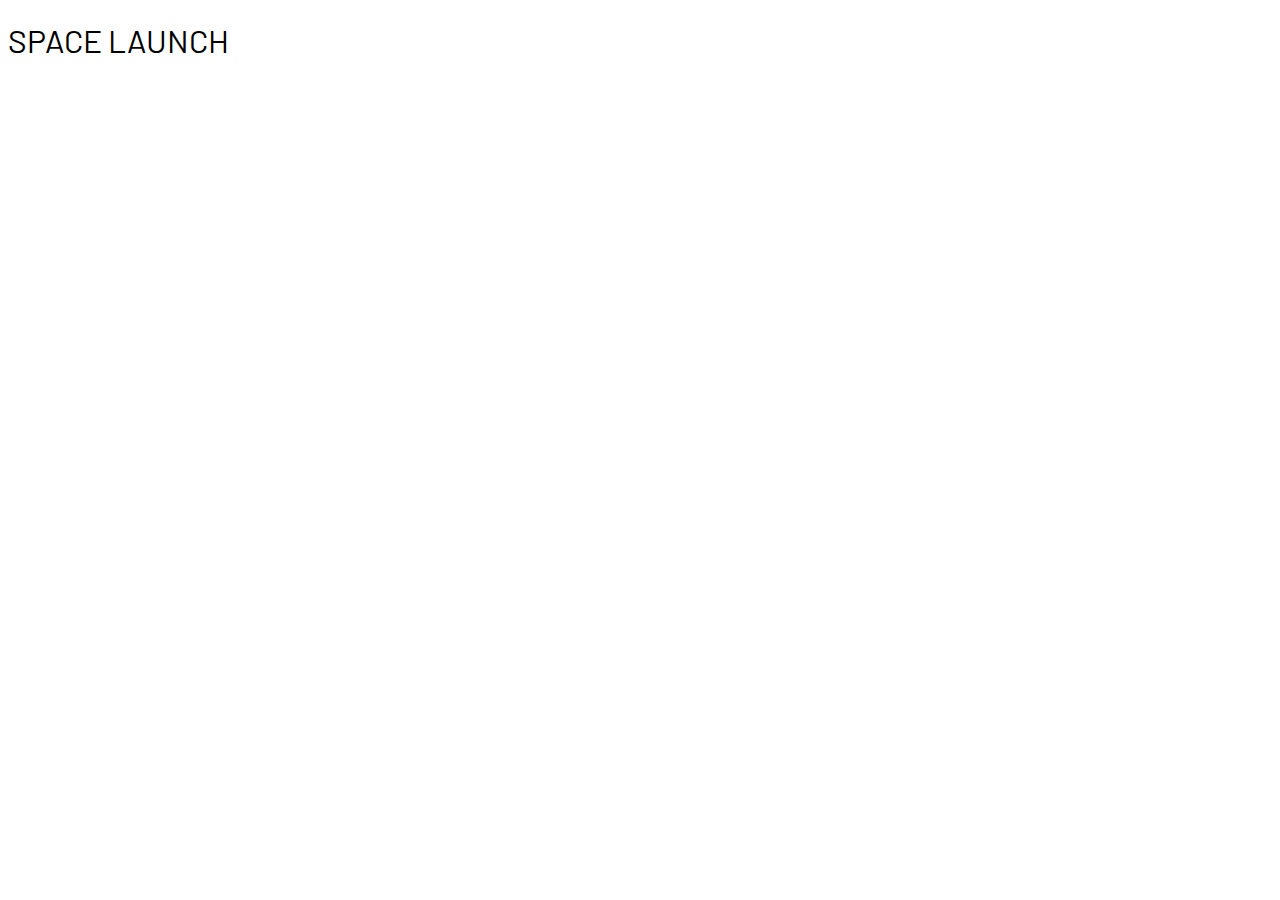
<file: index.html>
<!DOCTYPE html>
<html lang="en">
<head>
    <meta charset="UTF-8">
    <meta name="viewport" content="width=device-width, initial-scale=1.0">
    <title>Document</title>
   
    <style>
        @font-face {
            font-family: 'barlow';
            src: url(./starter-code/font/Barlow/Barlow-Regular.ttf)  format('truetype');
        }
        h1{
            font-family: 'barlow';
            font-weight: 400;
        }

    </style>
</head>
<body>
    <h1>SPACE LAUNCH</h1>
</body>
</html>
</file>
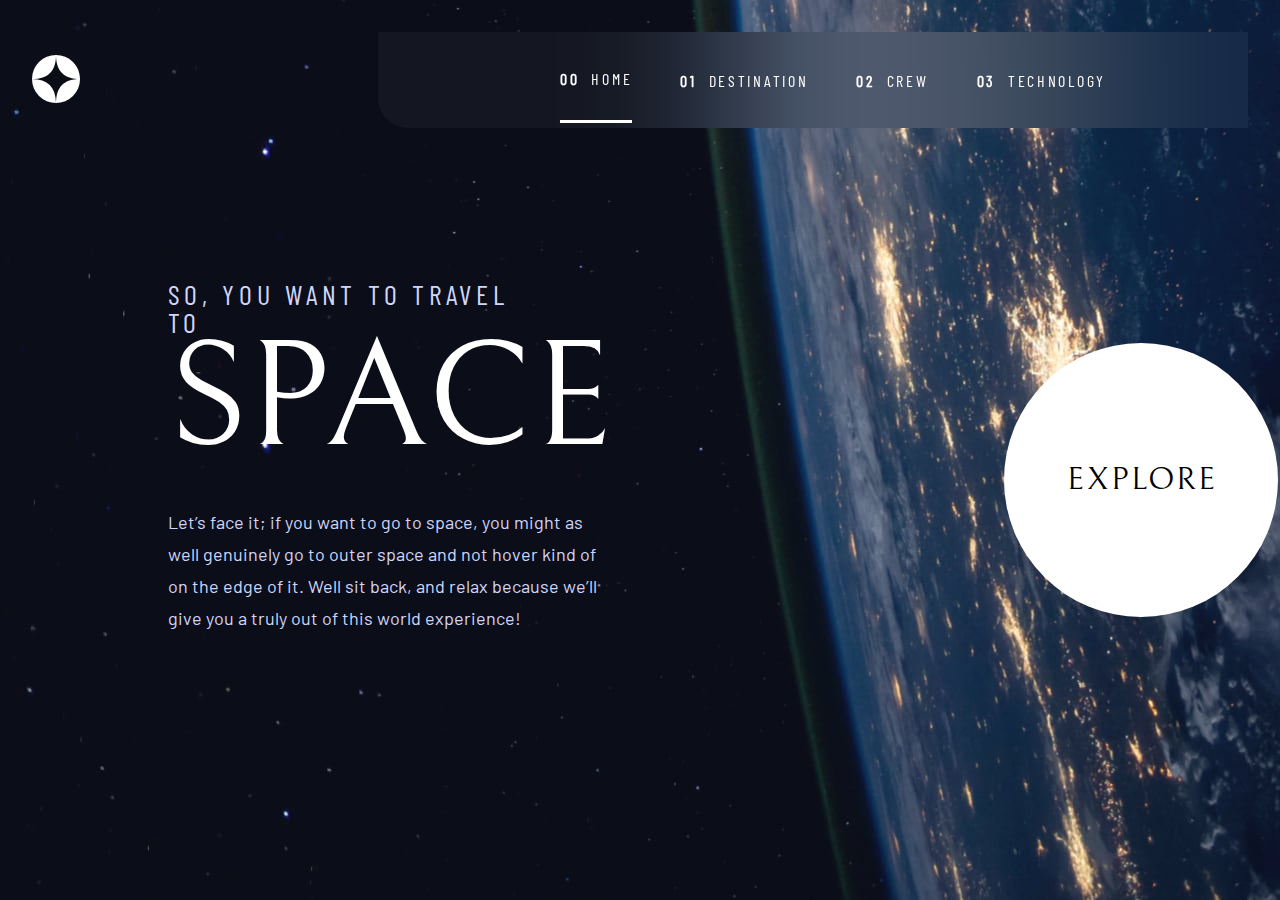
<file: starter-code/index.html>
<!DOCTYPE html>
<html lang="en">
<head>
  <meta charset="UTF-8">
  <meta name="viewport" content="width=device-width, initial-scale=1.0">
  <link rel="icon" type="image/png" sizes="32x32" href="./assets/favicon-32x32.png">
  <link rel="stylesheet" href="./styles/indexpage.css">
  <link rel="stylesheet" href="./styles/navigation.css">

 

  <title>Frontend Mentor | Space tourism website</title>
</head>
<body>
  <nav>
    <div class="logo">
      <img src="./assets/shared/logo.svg" alt="logo">
    </div>
    <button class="mobile-nav-toggle" aria-controls="nav-links" aria-expanded="false">
      <img class="menu-icon" src="./assets/shared/icon-hamburger.svg" alt="menu">
      <img class="close-icon" src="./assets/shared/icon-close.svg" alt="close menu">
      <span class="sr-only">Menu</span>
    </button>
    <ul class="nav-links" id="nav-links" data-visible="false">
      <li class="active"><a href="index.html"><span>00</span> Home</a></li>
      <li><a href="destination-moon.html"><span>01</span> Destination</a></li>
      <li><a href="crew-pilot.html"><span>02</span> Crew</a></li>
      <li><a href="technology-capsule.html"><span>03</span> Technology</a></li>
    </ul>
  </nav>

  <main>
    <div class="main-content">
      <div class="first-column">
          <div class="section-one">
            So, you want to travel to
          </div>
          <div class="section-two">
            Space
          </div>
          <div class="section-three">
              Let’s face it; if you want to go to space, you might as well genuinely go to 
            outer space and not hover kind of on the edge of it. Well sit back, and relax 
            because we’ll give you a truly out of this world experience!
          </div>
      </div>
      <div class="second-column">
          <div class="explore-button">
            Explore
          </div>
      </div>
    </div>
  </main>

  <script src="./scripts/toggle.js"></script>

 
</body>
</html>
</file>
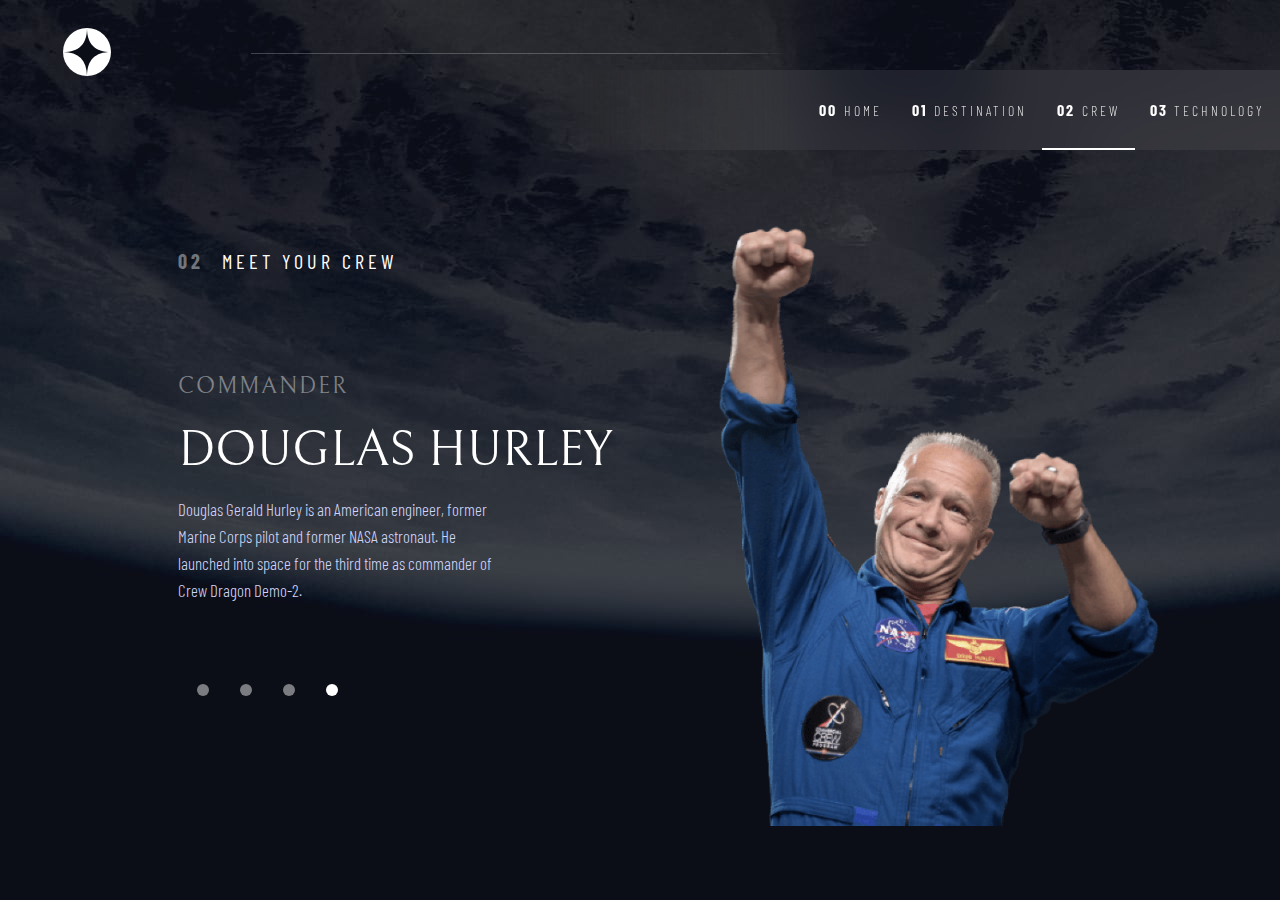
<file: starter-code/crew-commander.html>
<!DOCTYPE html>
<html lang="en">
  <head>
    <meta charset="UTF-8" />
    <meta name="viewport" content="width=device-width, initial-scale=1.0" />
    <title>Frontend Mentor | Space tourism website</title>
    <link rel="icon" type="image/png" sizes="32x32" href="./assets/favicon-32x32.png"/>
    <link rel="stylesheet" href="crew.css">
    <link rel="preconnect" href="https://fonts.googleapis.com">
    <link rel="preconnect" href="https://fonts.gstatic.com" crossorigin>
    <link href="https://fonts.googleapis.com/css2?family=Barlow+Condensed:ital,wght@0,100;0,200;0,300;0,400;0,500;0,600;0,700;0,800;0,900;1,100;1,200;1,300;1,400;1,500;1,600;1,700;1,800;1,900&display=swap" rel="stylesheet">
    <link rel="preconnect" href="https://fonts.googleapis.com">
    <link rel="preconnect" href="https://fonts.gstatic.com" crossorigin>
    <link href="https://fonts.googleapis.com/css2?family=Bellefair&display=swap" rel="stylesheet">
  </head>
  <body id="body2">
  <main>
  <div id="container">
    <!--Icon section-->
    <div id="icon">
      <img src="assets\shared\logo.svg" alt="logo"/>
    </div>
    <!--Navbar Section-->
    <div id="navbar">
      <div id="line">
      </div>
        <ul>
          <li><a href="technology-vehicle.html" class="other"><span class="number">03</span> <span class="text1">TECHNOLOGY</span></a></li>
          <li><a href="crew-commander.html"  class="active"><span class="number">02</span> <span class="text1">CREW</span></a></li>
          <li><a href="destination-moon.html" class="other"><span class="number">01</span> <span class="text1">DESTINATION</span></a></li>
          <li><a href="index.html" class="other"><span class="number">00</span> <span class="text1">HOME</span></a></li>
        </ul>
    </div>
    <div id="content">
      <span id="text">
        <h5><span class="numbers">02</span> Meet your crew</h5>

        <h3>Commander</h3>
        <span id="space"><h1>Douglas Hurley</h1></span>
        <p id="p-1">Douglas Gerald Hurley is an American engineer, former Marine Corps pilot 
          and former NASA astronaut. He launched into space for the third time as 
          commander of Crew Dragon Demo-2.</p>

        <div id="navbar2">
          <a href="crew-specialist.html"></a>
          <a href="crew-pilot.html" ></a>
          <a href="crew-engineer.html" ></a>
          <a href="crew-commander.html" id="active"></a>
      </div>
      </span>
      
      
      <div id="image">
        <img src="assets/crew/image-douglas-hurley.png" alt="Douglas Hurley" id="commander-image">
      </div>
    </div>
  </div>
</main>
</body>
</html>
</file>
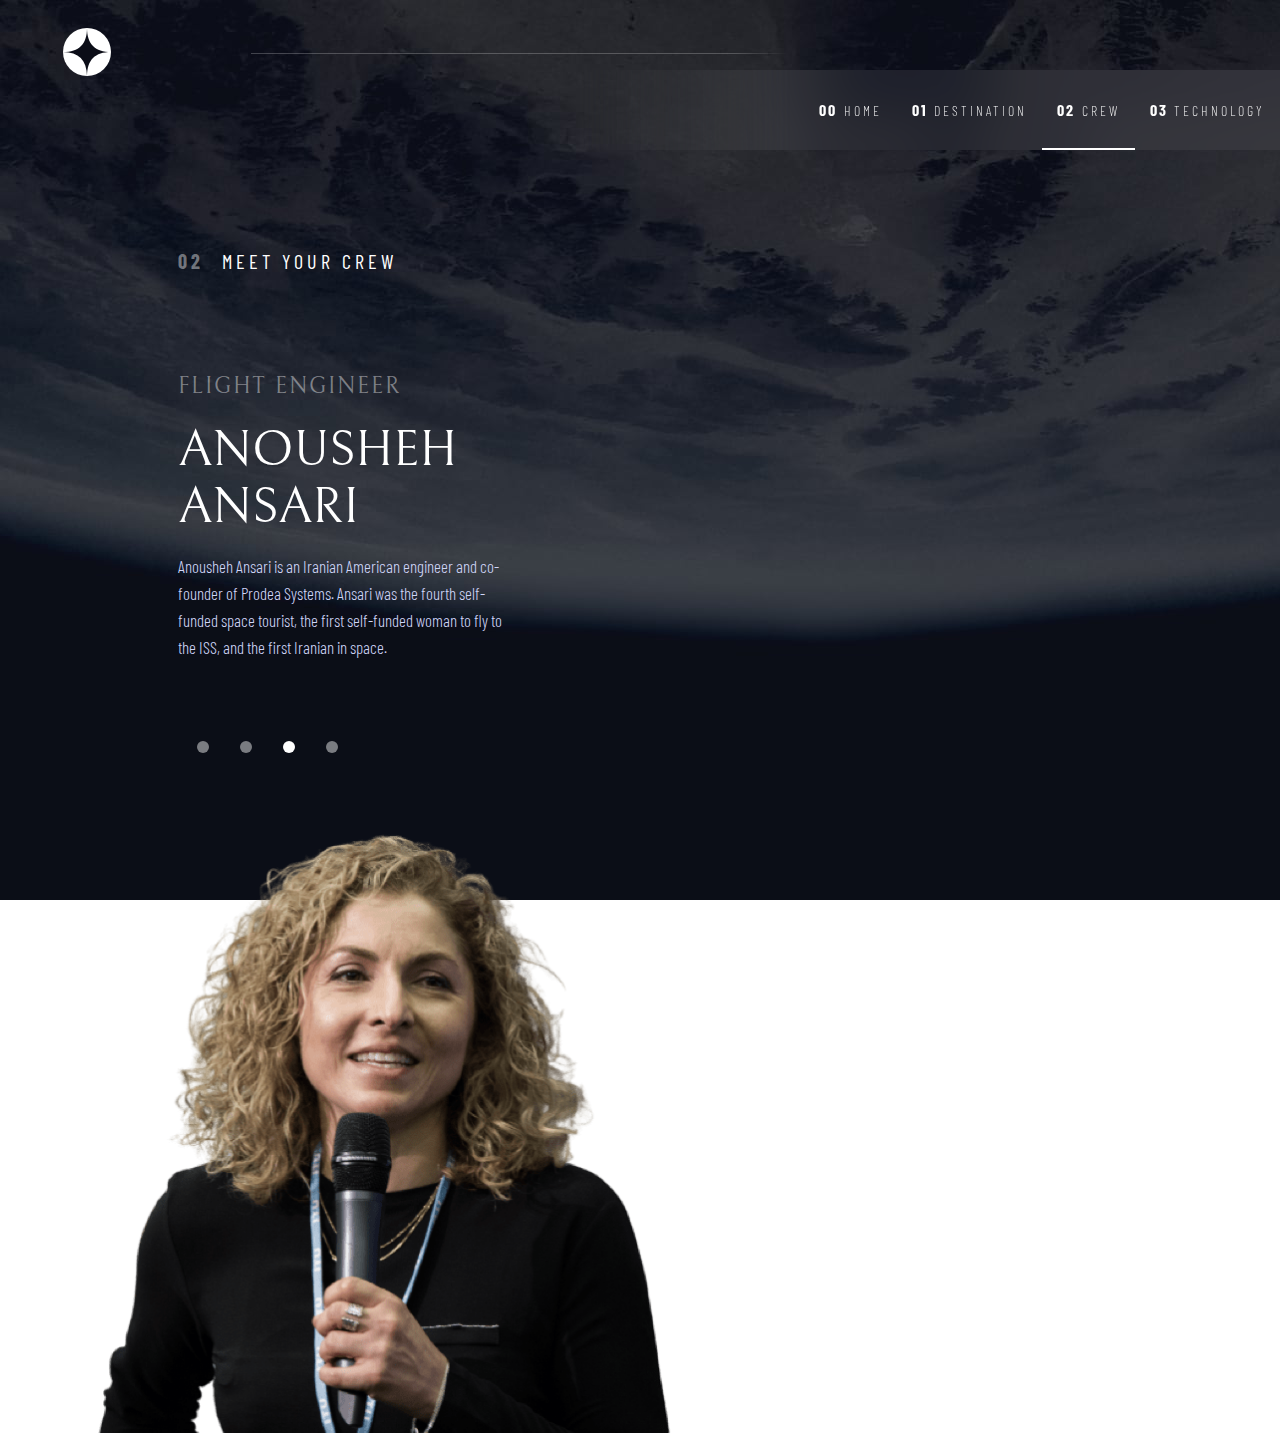
<file: starter-code/crew-engineer.html>
<!DOCTYPE html>
<html lang="en">
  <head>
    <meta charset="UTF-8" />
    <meta name="viewport" content="width=device-width, initial-scale=1.0" />
    <title>Frontend Mentor | Space tourism website</title>
    <link rel="icon" type="image/png" sizes="32x32" href="./assets/favicon-32x32.png"/>
    <link rel="stylesheet" href="crew.css">
    <link rel="preconnect" href="https://fonts.googleapis.com">
    <link rel="preconnect" href="https://fonts.gstatic.com" crossorigin>
    <link href="https://fonts.googleapis.com/css2?family=Barlow+Condensed:ital,wght@0,100;0,200;0,300;0,400;0,500;0,600;0,700;0,800;0,900;1,100;1,200;1,300;1,400;1,500;1,600;1,700;1,800;1,900&display=swap" rel="stylesheet">
    <link rel="preconnect" href="https://fonts.googleapis.com">
    <link rel="preconnect" href="https://fonts.gstatic.com" crossorigin>
    <link href="https://fonts.googleapis.com/css2?family=Bellefair&display=swap" rel="stylesheet">
  </head>
  <body id="body2">

  <div id="container">
    <!--Icon section-->
    <div id="icon">
      <img src="assets\shared\logo.svg" alt="logo"/>
    </div>
    <!--Navbar Section-->
    <div id="navbar">
      <div id="line">
      </div>
        <ul>
          <li><a href="technology-vehicle.html" class="other"><span class="number">03</span> <span class="text1">TECHNOLOGY</span></a></li>
          <li><a href="crew-commander.html"  class="active"><span class="number">02</span> <span class="text1">CREW</span></a></li>
          <li><a href="destination-moon.html" class="other"><span class="number">01</span> <span class="text1">DESTINATION</span></a></li>
          <li><a href="index.html" class="other"><span class="number">00</span> <span class="text1">HOME</span></a></li>
        </ul>
    </div>
    <div id="content">
      <span id="text">
        <h5><span class="numbers">02</span> Meet your crew</h5>
        <h3>Flight Engineer</h3>
        <span id="space"><h1>Anousheh Ansari</h1></span>
        <p id="p-1">Anousheh Ansari is an Iranian American engineer and co-founder of Prodea Systems. 
          Ansari was the fourth self-funded space tourist, the first self-funded woman to 
          fly to the ISS, and the first Iranian in space. </p>

        <div id="navbar2">
            <a href="crew-specialist.html"></a>
            <a href="crew-pilot.html" ></a>
            <a href="crew-engineer.html" id="active"></a>
            <a href="crew-commander.html" ></a>
        </div>
      </span>
      
      
      <div id="image2">
        <img src="assets/crew/image-anousheh-ansari.png" alt="Anousheh Ansari" id="commander-image">
      </div>
    </div>
  </div>

</body>
</html>
</file>
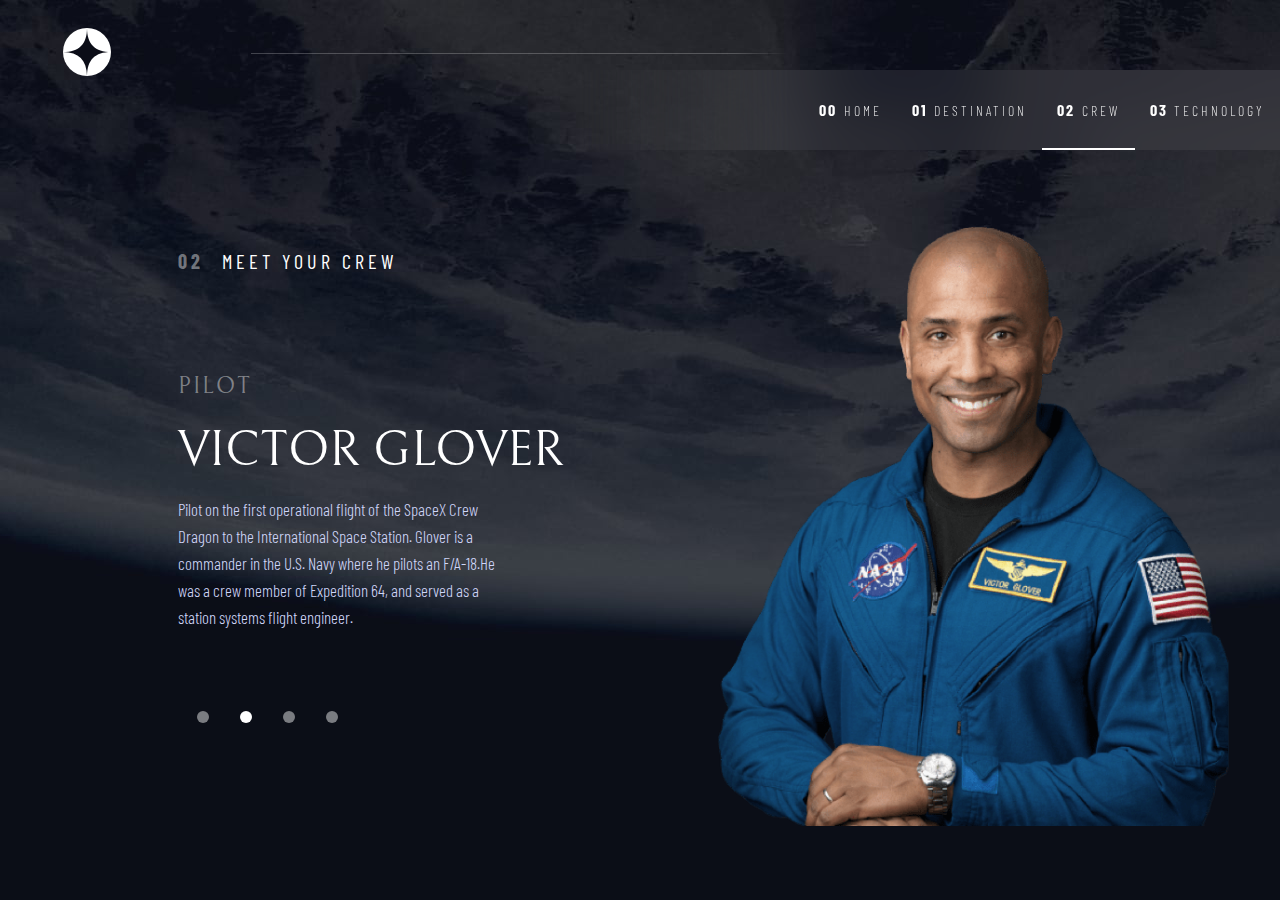
<file: starter-code/crew-pilot.html>
<!DOCTYPE html>
<html lang="en">
  <head>
    <meta charset="UTF-8" />
    <meta name="viewport" content="width=device-width, initial-scale=1.0" />
    <title>Frontend Mentor | Space tourism website</title>
    <link rel="icon" type="image/png" sizes="32x32" href="./assets/favicon-32x32.png"/>
    <link rel="stylesheet" href="crew.css">
    <link rel="preconnect" href="https://fonts.googleapis.com">
    <link rel="preconnect" href="https://fonts.gstatic.com" crossorigin>
    <link href="https://fonts.googleapis.com/css2?family=Barlow+Condensed:ital,wght@0,100;0,200;0,300;0,400;0,500;0,600;0,700;0,800;0,900;1,100;1,200;1,300;1,400;1,500;1,600;1,700;1,800;1,900&display=swap" rel="stylesheet">
    <link rel="preconnect" href="https://fonts.googleapis.com">
    <link rel="preconnect" href="https://fonts.gstatic.com" crossorigin>
    <link href="https://fonts.googleapis.com/css2?family=Bellefair&display=swap" rel="stylesheet">
  </head>
  <body id="body2">

  <div id="container">
    <!--Icon section-->
    <div id="icon">
      <img src="assets\shared\logo.svg" alt="logo"/>
    </div>
    <!--Navbar Section-->
    <div id="navbar">
      <div id="line">
      </div>
        <ul>
          <li><a href="technology-vehicle.html" class="other"><span class="number">03</span> <span class="text1">TECHNOLOGY</span></a></li>
          <li><a href="crew-commander.html"  class="active"><span class="number">02</span> <span class="text1">CREW</span></a></li>
          <li><a href="destination-moon.html" class="other"><span class="number">01</span> <span class="text1">DESTINATION</span></a></li>
          <li><a href="index.html" class="other"><span class="number">00</span> <span class="text1">HOME</span></a></li>
        </ul>
    </div>
    <div id="content">
      <span id="text">
        <h5><span class="numbers">02</span> Meet your crew</h5>
        <h3>Pilot</h3>
        <span id="space"><h1>Victor Glover</h1></span>
        <p id="p-1">Pilot on the first operational flight of the SpaceX Crew Dragon to the 
          International Space Station. Glover is a commander in the U.S. Navy where 
          he pilots an F/A-18.He was a crew member of Expedition 64, and served as a 
          station systems flight engineer. </p>

        <div id="navbar2">
            <a href="crew-specialist.html"></a>
            <a href="crew-pilot.html" id="active"></a>
            <a href="crew-engineer.html"></a>
            <a href="crew-commander.html" ></a>
        </div>
      </span>

      <div id="image3">
        <img src="assets/crew/image-victor-glover.png" alt="Victor Glover" id="commander-image"/>
      </div>
    </div>
  </div>

</body>
</html>
</file>
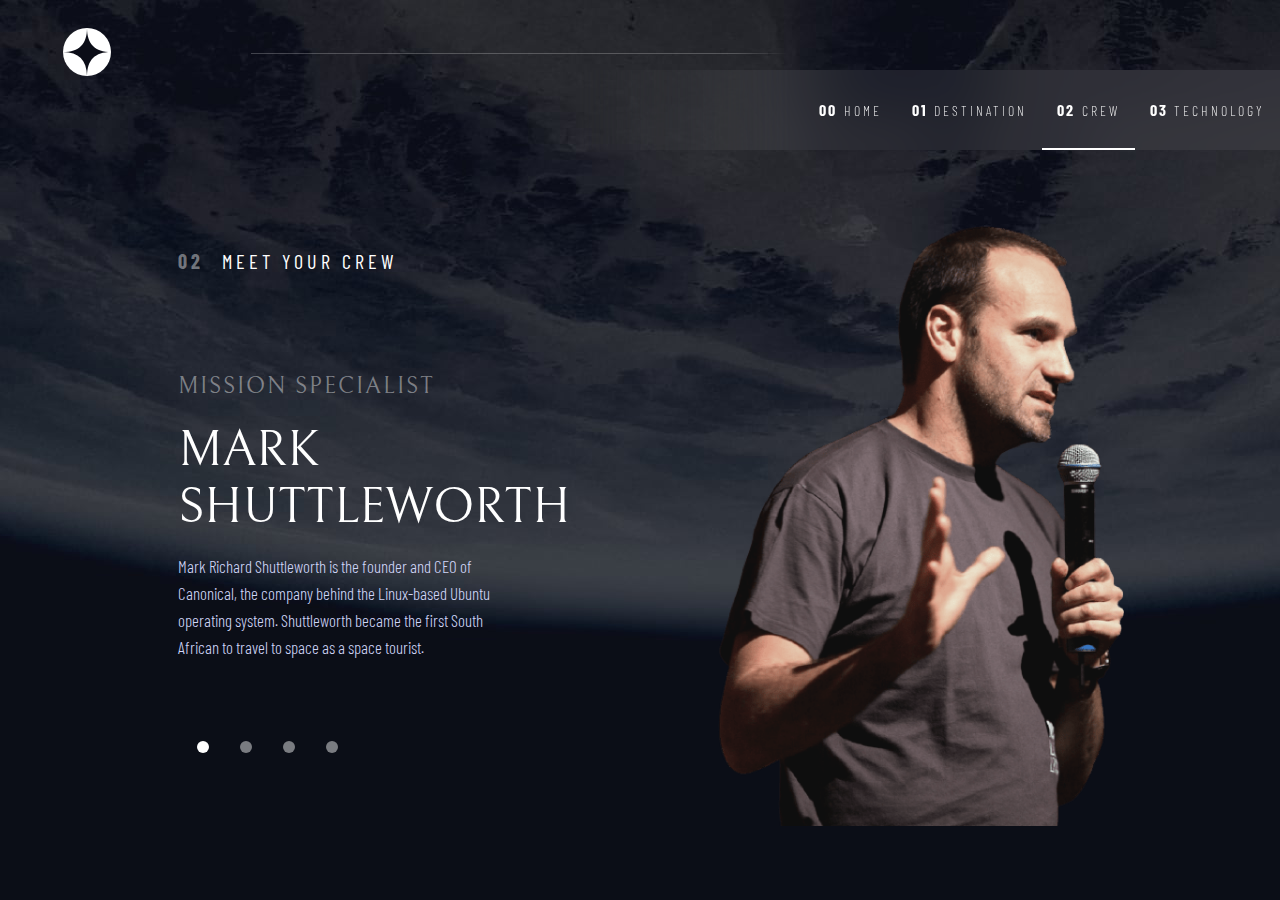
<file: starter-code/crew-specialist.html>
<!DOCTYPE html>
<html lang="en">
  <head>
    <meta charset="UTF-8" />
    <meta name="viewport" content="width=device-width, initial-scale=1.0" />
    <title>Frontend Mentor | Space tourism website</title>
    <link rel="icon" type="image/png" sizes="32x32" href="./assets/favicon-32x32.png"/>
    <link rel="stylesheet" href="crew.css">
    <link rel="preconnect" href="https://fonts.googleapis.com">
    <link rel="preconnect" href="https://fonts.gstatic.com" crossorigin>
    <link href="https://fonts.googleapis.com/css2?family=Barlow+Condensed:ital,wght@0,100;0,200;0,300;0,400;0,500;0,600;0,700;0,800;0,900;1,100;1,200;1,300;1,400;1,500;1,600;1,700;1,800;1,900&display=swap" rel="stylesheet">
    <link rel="preconnect" href="https://fonts.googleapis.com">
    <link rel="preconnect" href="https://fonts.gstatic.com" crossorigin>
    <link href="https://fonts.googleapis.com/css2?family=Bellefair&display=swap" rel="stylesheet">
  </head>
  <body id="body2">

  <div id="container">
    <!--Icon section-->
    <div id="icon">
      <img src="assets\shared\logo.svg" alt="logo"/>
    </div>
    <!--Navbar Section-->
    <div id="navbar">
      <div id="line">
      </div>
        <ul>
          <li><a href="technology-vehicle.html" class="other"><span class="number">03</span> <span class="text1">TECHNOLOGY</span></a></li>
          <li><a href="crew-commander.html"  class="active"><span class="number">02</span> <span class="text1">CREW</span></a></li>
          <li><a href="destination-moon.html" class="other"><span class="number">01</span> <span class="text1">DESTINATION</span></a></li>
          <li><a href="index.html" class="other"><span class="number">00</span> <span class="text1">HOME</span></a></li>
        </ul>
    </div>
    <div id="content">
      <span id="text">
        <h5><span class="numbers">02</span> Meet your crew</h5>
        <h3>Mission Specialist</h3>
        <span id="space"><h1>Mark Shuttleworth</h1></span>
        <p id="p-1">Mark Richard Shuttleworth is the founder and CEO of Canonical, the company behind 
          the Linux-based Ubuntu operating system. Shuttleworth became the first South African to travel to space as a space tourist.</p>
        
        <div id="navbar2">
            <a href="crew-specialist.html"id="active"></a>
            <a href="crew-pilot.html" ></a>
            <a href="crew-engineer.html" ></a>
            <a href="crew-commander.html" ></a>
        </div>
      </span>
      
      
      <div id="image4">
        <img src="assets/crew/image-mark-shuttleworth.png" alt="Mark Shuttleworth" id="commander-image">
      </div>
    </div>
  </div>

</body>
</html>
</file>
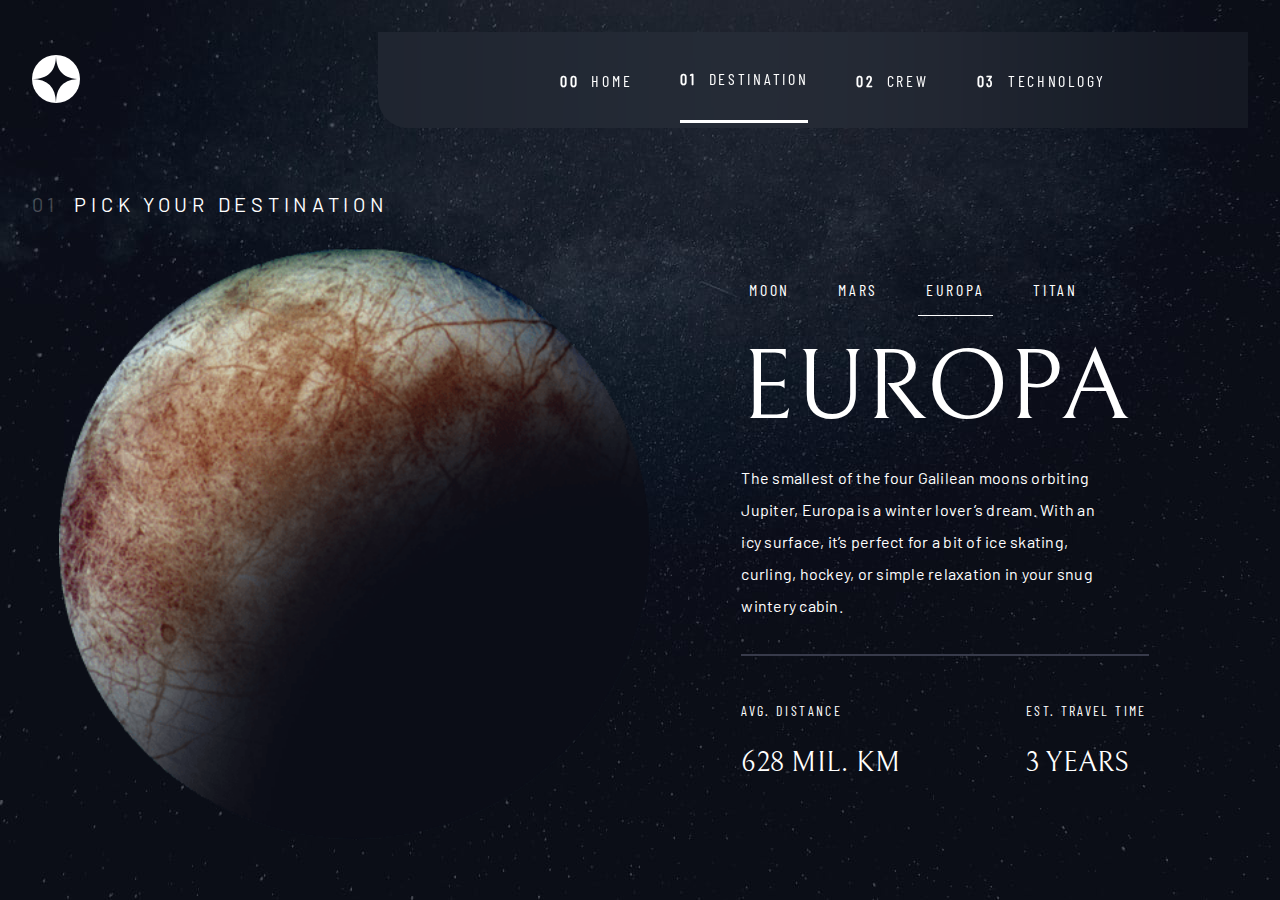
<file: starter-code/destination-europa.html>
<!DOCTYPE html>
<html lang="en">
<head>
  <meta charset="UTF-8">
  <meta name="viewport" content="width=device-width, initial-scale=1.0">
  <link rel="icon" type="image/png" sizes="32x32" href="./assets/favicon-32x32.png">
  <link rel="stylesheet" href="./styles/destination.css">
  <link rel="stylesheet" href="./styles/navigation.css">
  <title>Frontend Mentor | Space tourism website</title>
</head>
<body>
  <nav>
    <div class="logo">
      <img src="./assets/shared/logo.svg" alt="logo">
    </div>
    <button class="mobile-nav-toggle" aria-controls="nav-links" aria-expanded="false">
      <img class="menu-icon" src="./assets/shared/icon-hamburger.svg" alt="menu">
      <img class="close-icon" src="./assets/shared/icon-close.svg" alt="close menu">
      <span class="sr-only">Menu</span>
    </button>
    <ul class="nav-links" id="nav-links" data-visible="false">
      <li><a href="index.html"><span>00</span> Home</a></li>
      <li class="active"><a href="#"><span>01</span> Destination</a></li>
      <li><a href="crew-pilot.html"><span>02</span> Crew</a></li>
      <li><a href="technology-capsule.html"><span>03</span> Technology</a></li>
    </ul>
  </nav>

  <main>
    <h5 class="page-title"><span>01</span>PICK YOUR DESTINATION</h5>
    
    <div class="container">
      <!-- Image  -->
      <div class="destination-image">
        <img src="./assets/destination/image-europa.png" alt="europa">
      </div>
      <!-- Tabs  -->
      <div class="destination-container">
        <div class="destination-tab">
          <ul class="destination-list">
            <li><a href="destination-moon.html">MOON</a></li>
            <li><a href="destination-mars.html">MARS</a></li>
            <li><a href="destination-europa.html" class="active">EUROPA</a></li>
            <li><a href="destination-titan.html">TITAN</a></li>
          </ul>
        </div>
        <div class="destination-info">
          <h3 class="destination-title">EUROPA</h3>
          <p class="destination-description">
            The smallest of the four Galilean moons orbiting Jupiter, Europa is a
            winter lover’s dream. With an icy surface, it’s perfect for a bit of
            ice skating, curling, hockey, or simple relaxation in your snug
            wintery cabin.
          </p>
          <hr>
          <div class="destination-distance">
            <div>
              <p class="distance-title">AVG. DISTANCE</p>
              <p class="distance-value">628 MIL. KM</p>
            </div>
            <div>
              <p class="distance-title">EST. TRAVEL TIME</p>
              <p class="distance-value">3 YEARS</p>
            </div>
          </div>
        </div>
      </div>
    </div>
   

  <script src="./scripts/toggle.js"></script>
</body>
</html>
</file>
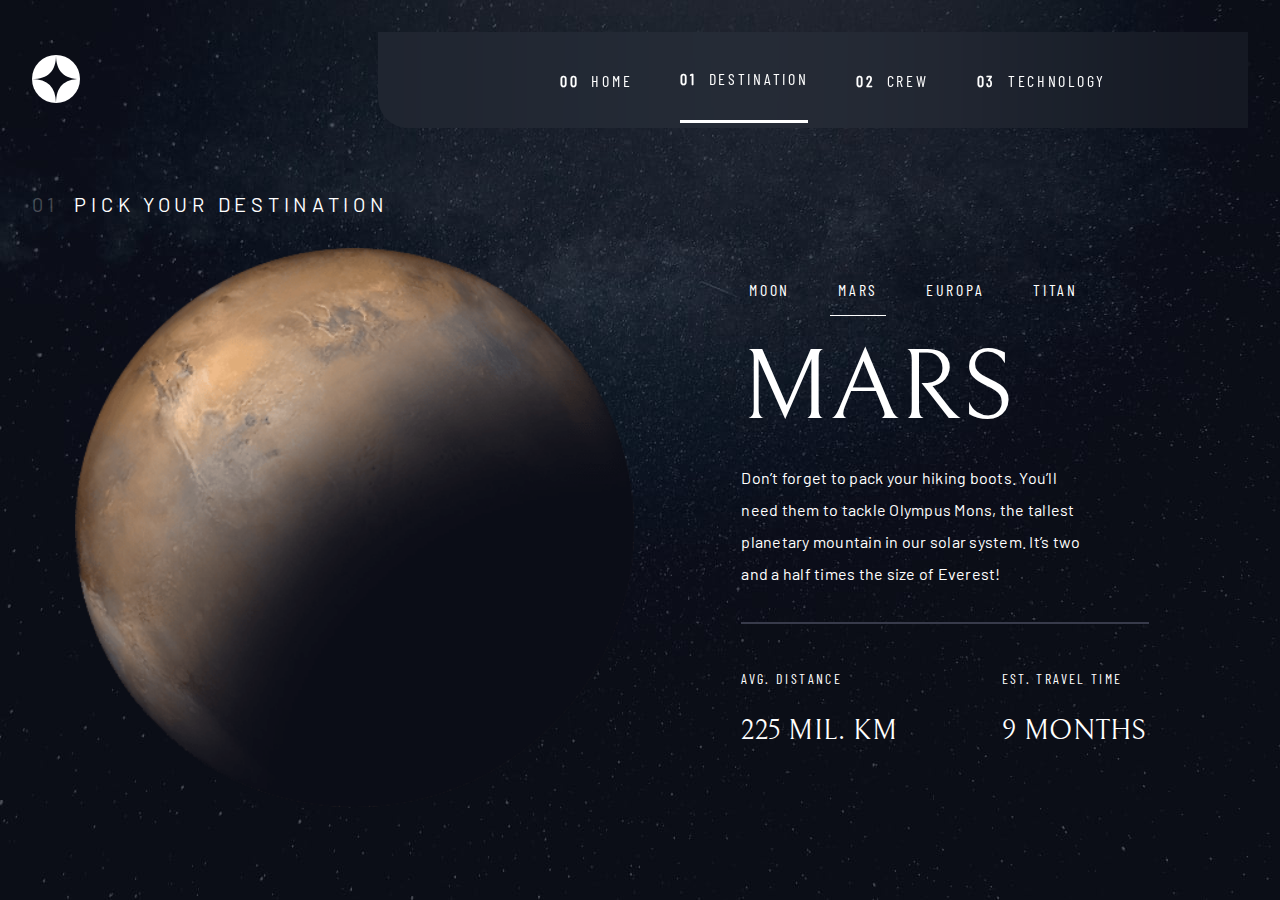
<file: starter-code/destination-mars.html>
<!DOCTYPE html>
<html lang="en">
<head>
  <meta charset="UTF-8">
  <meta name="viewport" content="width=device-width, initial-scale=1.0">
  <link rel="icon" type="image/png" sizes="32x32" href="./assets/favicon-32x32.png">
  <link rel="stylesheet" href="./styles/destination.css">
  <link rel="stylesheet" href="./styles/navigation.css">
  <title>Frontend Mentor | Space tourism website</title>
</head>
<body>
  <nav>
    <div class="logo">
      <img src="./assets/shared/logo.svg" alt="logo">
    </div>
    <button class="mobile-nav-toggle" aria-controls="nav-links" aria-expanded="false">
      <img class="menu-icon" src="./assets/shared/icon-hamburger.svg" alt="menu">
      <img class="close-icon" src="./assets/shared/icon-close.svg" alt="close menu">
      <span class="sr-only">Menu</span>
    </button>
    <ul class="nav-links" id="nav-links" data-visible="false">
      <li><a href="index.html"><span>00</span> Home</a></li>
      <li class="active"><a href="#"><span>01</span> Destination</a></li>
      <li><a href="crew-pilot.html"><span>02</span> Crew</a></li>
      <li><a href="technology-capsule.html"><span>03</span> Technology</a></li>
    </ul>
  </nav>

  <main>
    <h5 class="page-title"><span>01</span>PICK YOUR DESTINATION</h5>
    
    <div class="container">
      <!-- Image  -->
      <div class="destination-image">
        <img src="./assets/destination/image-mars.png" alt="mars">
      </div>
      <!-- Tabs  -->
      <div class="destination-container">
        <div class="destination-tab">
          <ul class="destination-list">
            <li><a href="destination-moon.html">MOON</a></li>
            <li><a href="destination-mars.html" class="active">MARS</a></li>
            <li><a href="destination-europa.html">EUROPA</a></li>
            <li><a href="destination-titan.html">TITAN</a></li>
          </ul>
        </div>
        <div class="destination-info">
          <h3 class="destination-title">Mars</h3>
          <p class="destination-description">
            Don’t forget to pack your hiking boots. You’ll need them to tackle Olympus Mons, 
            the tallest planetary mountain in our solar system. It’s two and a half times 
            the size of Everest!
          </p>
          <hr>
          <div class="destination-distance">
            <div>
              <p class="distance-title">AVG. DISTANCE</p>
              <p class="distance-value">225 mil. km</p>
            </div>
            <div>
              <p class="distance-title">EST. TRAVEL TIME</p>
              <p class="distance-value">9 months</p>
            </div>
          </div>
        </div>
      </div>
    </div>
   

    <script src="./scripts/toggle.js"></script>
</body>
</html>
</file>
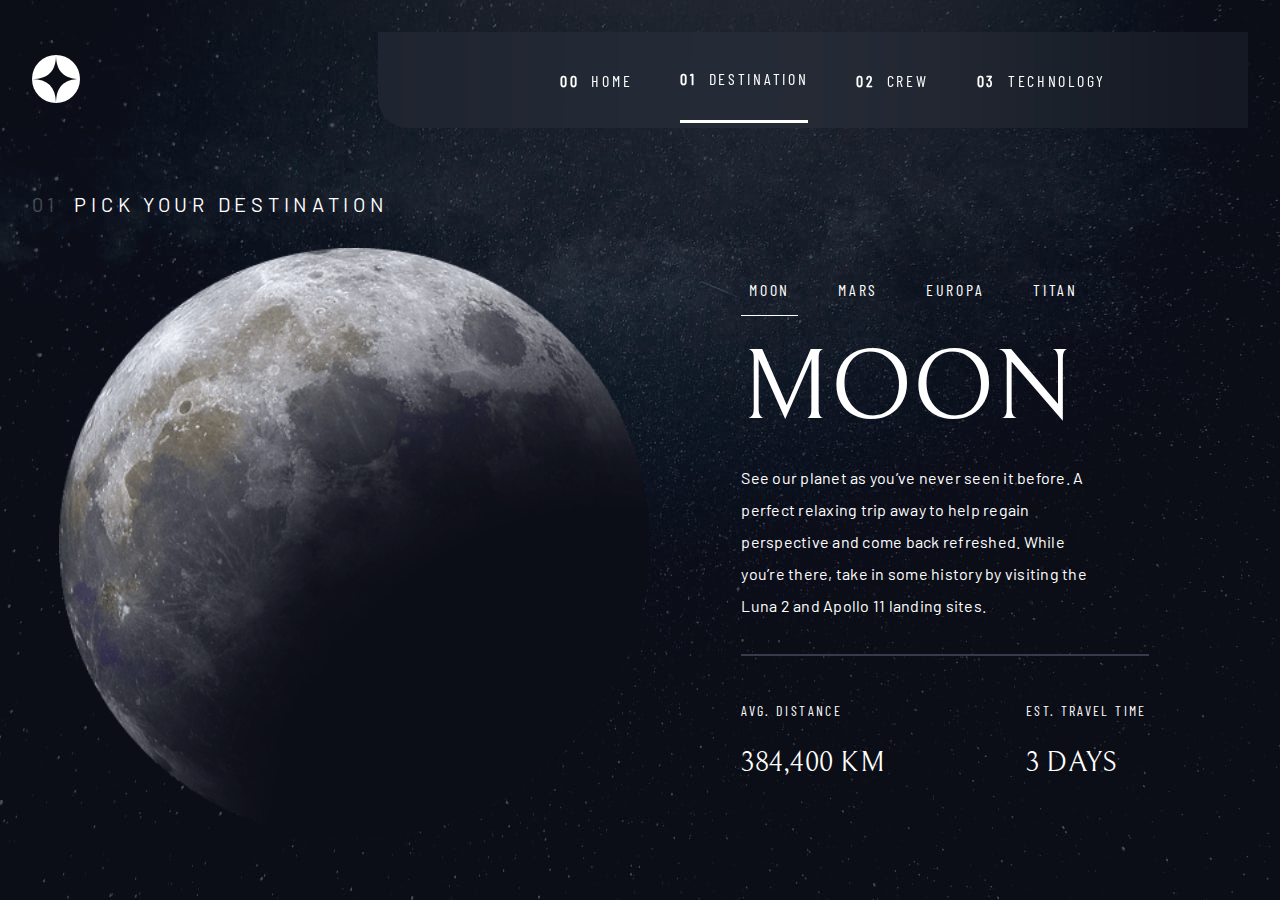
<file: starter-code/destination-moon.html>
<!DOCTYPE html>
<html lang="en">
<head>
  <meta charset="UTF-8">
  <meta name="viewport" content="width=device-width, initial-scale=1.0">
  <link rel="icon" type="image/png" sizes="32x32" href="./assets/favicon-32x32.png">
  <link rel="stylesheet" href="./styles/destination.css">
  <link rel="stylesheet" href="./styles/navigation.css">
  <title>Frontend Mentor | Space tourism website</title>
</head>
<body>
  <nav>
    <div class="logo">
      <img src="./assets/shared/logo.svg" alt="logo">
    </div>
    <button class="mobile-nav-toggle" aria-controls="nav-links" aria-expanded="false">
      <img class="menu-icon" src="./assets/shared/icon-hamburger.svg" alt="menu">
      <img class="close-icon" src="./assets/shared/icon-close.svg" alt="close menu">
      <span class="sr-only">Menu</span>
    </button>
    <ul class="nav-links" id="nav-links" data-visible="false">
      <li><a href="index.html"><span>00</span> Home</a></li>
      <li class="active"><a href="#"><span>01</span> Destination</a></li>
      <li><a href="crew-pilot.html"><span>02</span> Crew</a></li>
      <li><a href="technology-capsule.html"><span>03</span> Technology</a></li>
    </ul>
  </nav>

  <main>
    <h5 class="page-title"><span>01</span>PICK YOUR DESTINATION</h5>
    
    <div class="container">
      <!-- Image  -->
      <div class="destination-image">
        <img src="./assets/destination/image-moon.png" alt="moon">
      </div>
      <!-- Tabs  -->
      <div class="destination-container">
        <div class="destination-tab">
          <ul class="destination-list">
            <li><a href="destination-moon.html"class="active">MOON</a></li>
            <li><a href="destination-mars.html">MARS</a></li>
            <li><a href="destination-europa.html">EUROPA</a></li>
            <li><a href="destination-titan.html">TITAN</a></li>
          </ul>
        </div>
        <div class="destination-info">
          <h3 class="destination-title">Moon</h3>
          <p class="destination-description">
            See our planet as you’ve never seen it before. A perfect relaxing trip away to help 
            regain perspective and come back refreshed. While you’re there, take in some history 
            by visiting the Luna 2 and Apollo 11 landing sites.
          </p>
          <hr>
          <div class="destination-distance">
            <div>
              <p class="distance-title">AVG. DISTANCE</p>
              <p class="distance-value">384,400 km</p>
            </div>
            <div>
              <p class="distance-title">EST. TRAVEL TIME</p>
              <p class="distance-value">3 days</p>
            </div>
          </div>
        </div>
      </div>
    </div>
   

    <script src="./scripts/toggle.js"></script>
</body>
</html>
</file>
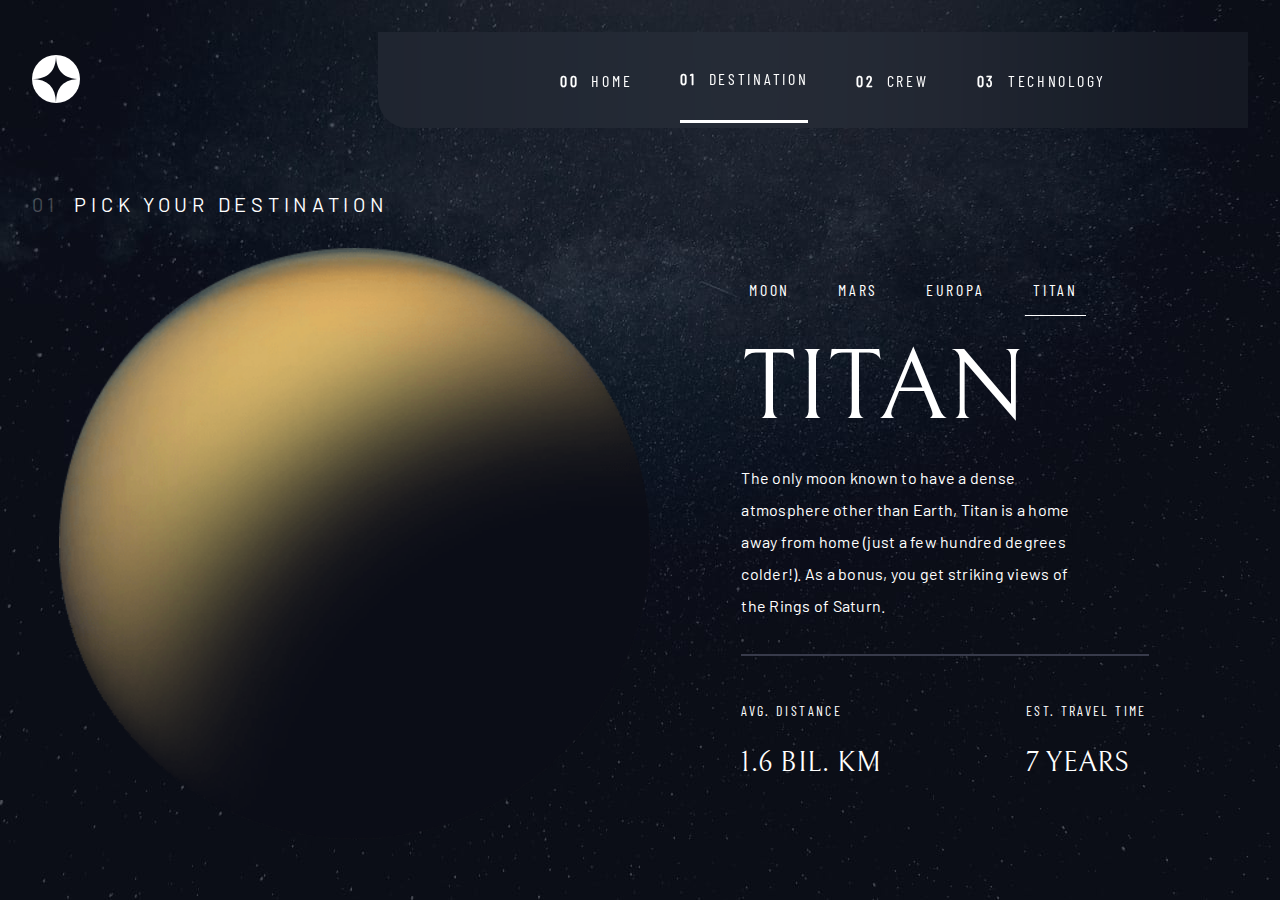
<file: starter-code/destination-titan.html>
<!DOCTYPE html>
<html lang="en">
<head>
  <meta charset="UTF-8">
  <meta name="viewport" content="width=device-width, initial-scale=1.0">
  <link rel="icon" type="image/png" sizes="32x32" href="./assets/favicon-32x32.png">
  <link rel="stylesheet" href="./styles/destination.css">
  <link rel="stylesheet" href="./styles/navigation.css">
  <title>Frontend Mentor | Space tourism website</title>
</head>
<body>
  <nav>
    <div class="logo">
      <img src="./assets/shared/logo.svg" alt="logo">
    </div>
    <button class="mobile-nav-toggle" aria-controls="nav-links" aria-expanded="false">
      <img class="menu-icon" src="./assets/shared/icon-hamburger.svg" alt="menu">
      <img class="close-icon" src="./assets/shared/icon-close.svg" alt="close menu">
      <span class="sr-only">Menu</span>
    </button>
    <ul class="nav-links" id="nav-links" data-visible="false">
      <li><a href="index.html"><span>00</span> Home</a></li>
      <li class="active"><a href="#"><span>01</span> Destination</a></li>
      <li><a href="crew-pilot.html"><span>02</span> Crew</a></li>
      <li><a href="technology-capsule.html"><span>03</span> Technology</a></li>
    </ul>
  </nav>

  <main>
    <h5 class="page-title"><span>01</span>PICK YOUR DESTINATION</h5>
    
    <div class="container">
      <!-- Image  -->
      <div class="destination-image">
        <img src="./assets/destination/image-titan.png" alt="moon">
      </div>
      <!-- Tabs  -->
      <div class="destination-container">
        <div class="destination-tab">
          <ul class="destination-list">
            <li><a href="destination-moon.html">MOON</a></li>
            <li><a href="destination-mars.html">MARS</a></li>
            <li><a href="destination-europa.html">EUROPA</a></li>
            <li><a href="destination-titan.html"class="active">TITAN</a></li>
          </ul>
        </div>
        <div class="destination-info">
          <h3 class="destination-title">TITAN</h3>
          <p class="destination-description">
            The only moon known to have a dense atmosphere other than Earth, Titan 
            is a home away from home (just a few hundred degrees colder!). As a 
            bonus, you get striking views of the Rings of Saturn.
          </p>
          <hr>
          <div class="destination-distance">
            <div>
              <p class="distance-title">AVG. DISTANCE</p>
              <p class="distance-value">  1.6 bil. km</p>
            </div>
            <div>
              <p class="distance-title">EST. TRAVEL TIME</p>
              <p class="distance-value">7 years</p>
            </div>
          </div>
        </div>
      </div>
    </div>
   

   <script src="./scripts/toggle.js"></script>
</body>
</html>
</file>
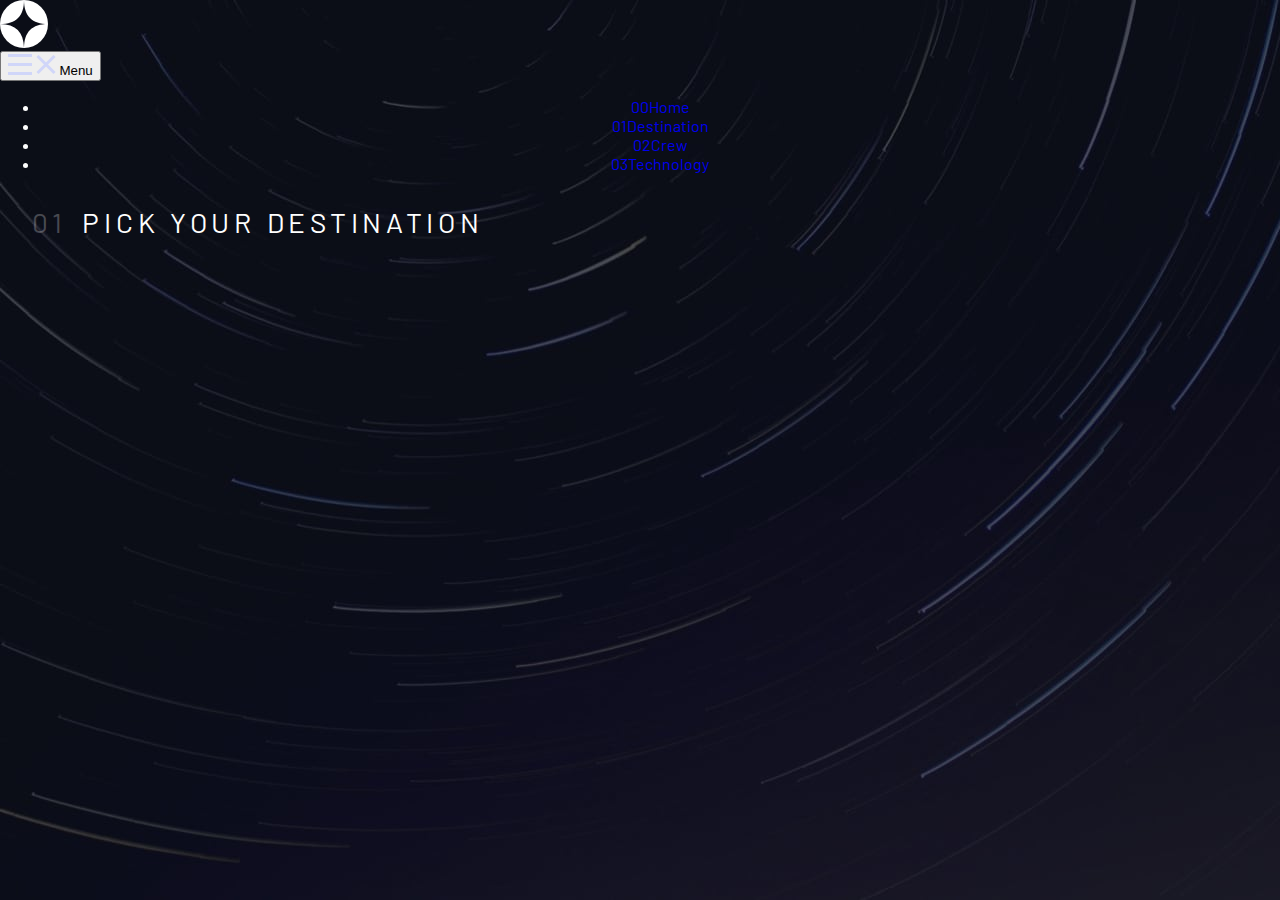
<file: starter-code/destination.html>
<!DOCTYPE html>
<html lang="en">
<head>
  <meta charset="UTF-8">
  <meta name="viewport" content="width=device-width, initial-scale=1.0">
  <link rel="icon" type="image/png" sizes="32x32" href="./assets/favicon-32x32.png">
  <link rel="stylesheet" href="./styles/technology.css">

  <title>Frontend Mentor | Space tourism website</title>
</head>
<body>
  <nav>
    <div class="logo">
      <img src="./assets/shared/logo.svg" alt="logo">
    </div>
    <button class="mobile-nav-toggle" aria-controls="nav-links" aria-expanded="false">
      <img class="menu-icon" src="./assets/shared/icon-hamburger.svg" alt="menu">
      <img class="close-icon" src="./assets/shared/icon-close.svg" alt="close menu">
      <span class="sr-only">Menu</span>
    </button>
    <ul class="nav-links" id="nav-links">
      <li><a href="index.html"><span>00</span> Home</a></li>
      <li class="active"><a href="destination.html"><span>01</span> Destination</a></li>
      <li><a href="crew-pilot.html"><span>02</span> Crew</a></li>
      <li><a href="technology-capsule.html"><span>03</span> Technology</a></li>
    </ul>
  </nav>

  <main>
    <h5 class="page-title"><span>01</span>PICK YOUR DESTINATION</h5>
    
    <div>
        
    </div>
   

    <script src="./scripts/toggle.js"></script>
</body>
</html>
</file>
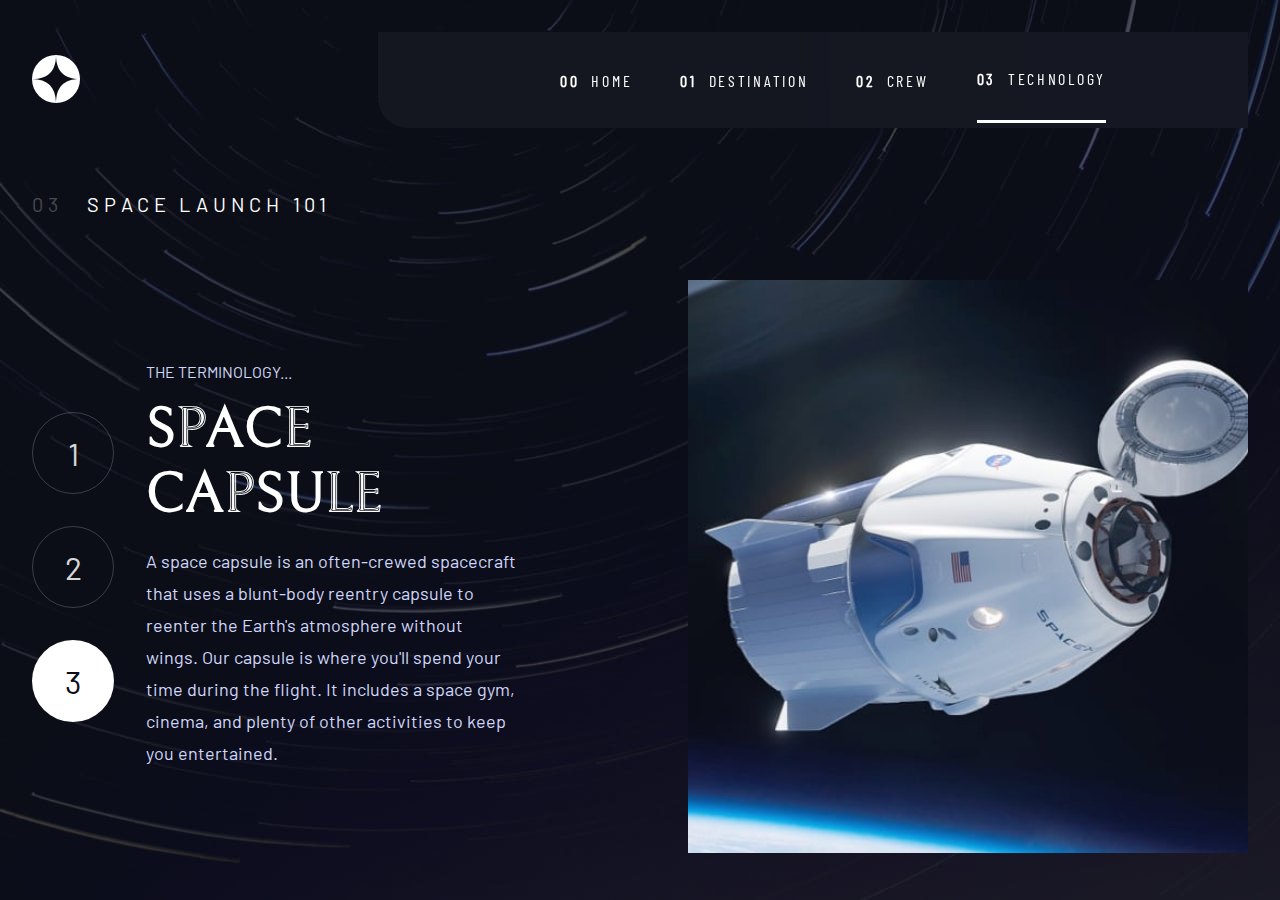
<file: starter-code/technology-capsule.html>
<!DOCTYPE html>
<html lang="en">
<head>
  <meta charset="UTF-8">
  <meta name="viewport" content="width=device-width, initial-scale=1.0">
  <link rel="icon" type="image/png" sizes="32x32" href="./assets/favicon-32x32.png">
  <link rel="stylesheet" href="./styles/technology.css">
  <link rel="stylesheet" href="./styles/navigation.css">

  <title>Frontend Mentor | Space tourism website</title>
</head>
<body>
  <nav>
    <div class="logo">
      <img src="./assets/shared/logo.svg" alt="logo">
    </div>
    <button class="mobile-nav-toggle" aria-controls="nav-links" aria-expanded="false">
      <img class="menu-icon" src="./assets/shared/icon-hamburger.svg" alt="menu">
      <img class="close-icon" src="./assets/shared/icon-close.svg" alt="close menu">
      <span class="sr-only">Menu</span>
    </button>
    <ul class="nav-links" id="nav-links" data-visible="false">
      <li><a href="index.html"><span>00</span> Home</a></li>
      <li><a href="destination-moon.html"><span>01</span> Destination</a></li>
      <li><a href="crew-pilot.html"><span>02</span> Crew</a></li>
      <li class="active"><a href="#"><span>03</span> Technology</a></li>
    </ul>
  </nav>

  <main>
    <h5 class="page-title"><span>03</span> Space launch 101</h5>
    
    <div class="technology-content">
      <div class="technology-tabs">
        <a href="technology-vehicle.html" class="tab-btn" data-index="0">1</a>
        <a href="technology-spaceport.html" class="tab-btn" data-index="1">2</a>
        <a href="#" class="tab-btn active" data-index="2">3</a>
      </div>

      <div class="technology-info">
        <p class="terminology">The terminology...</p>
        <h3 class="technology-name">Space capsule</h3>
        <p class="technology-description">
          A space capsule is an often-crewed spacecraft that uses a blunt-body reentry 
          capsule to reenter the Earth's atmosphere without wings. Our capsule is where 
          you'll spend your time during the flight. It includes a space gym, cinema, 
          and plenty of other activities to keep you entertained.
        </p>
      </div>

      <div class="technology-image">
        <img src="./assets/technology/image-space-capsule-portrait.jpg" alt="technology image" class="tech-img capsule">
      </div>
    </div>
  </main>

  <script src="./scripts/toggle.js"></script>
 
</body>
</html>


<!--  <nav>
    <div class="logo">
      <img src="./assets/shared/logo.svg" alt="logo">
    </div>
    <ul class="nav-links">
      <li><a href="index.html"><span>00</span> Home</a></li>
      <li><a href="destination.html"><span>01</span> Destination</a></li>
      <li><a href="crew.html"><span>02</span> Crew</a></li>
      <li class="active"><a href="technology.html"><span>03</span> Technology</a></li>
    </ul> 
  </nav> -->
</file>
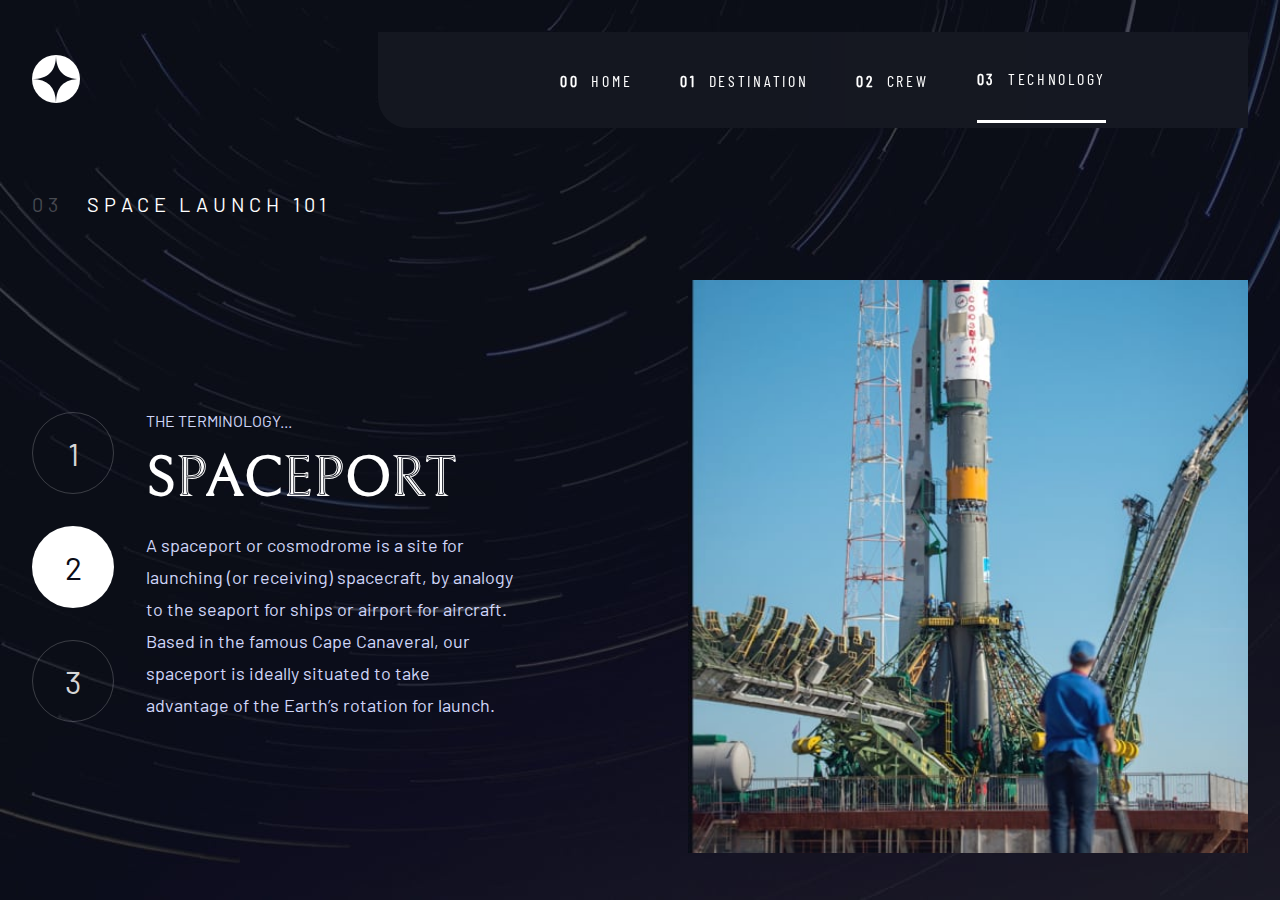
<file: starter-code/technology-spaceport.html>
<!DOCTYPE html>
<html lang="en">
<head>
  <meta charset="UTF-8">
  <meta name="viewport" content="width=device-width, initial-scale=1.0">
  <link rel="icon" type="image/png" sizes="32x32" href="./assets/favicon-32x32.png">
  <link rel="stylesheet" href="./styles/technology.css">
  <link rel="stylesheet" href="./styles/navigation.css">

  <title>Frontend Mentor | Space tourism website</title>
</head>
<body>
  <nav>
    <div class="logo">
      <img src="./assets/shared/logo.svg" alt="logo">
    </div>
    <button class="mobile-nav-toggle" aria-controls="nav-links" aria-expanded="false">
      <img class="menu-icon" src="./assets/shared/icon-hamburger.svg" alt="menu">
      <img class="close-icon" src="./assets/shared/icon-close.svg" alt="close menu">
      <span class="sr-only">Menu</span>
    </button>
    <ul class="nav-links" id="nav-links" data-visible="false">
      <li><a href="index.html"><span>00</span> Home</a></li>
      <li><a href="destination-moon.html"><span>01</span> Destination</a></li>
      <li><a href="crew-pilot.html"><span>02</span> Crew</a></li>
      <li class="active"><a href="#"><span>03</span> Technology</a></li>
    </ul>
  </nav>

  <main>
    <h5 class="page-title"><span>03</span> Space launch 101</h5>
    
    <div class="technology-content">
      <div class="technology-tabs">
        <a href="technology-vehicle.html" class="tab-btn" data-index="0">1</a>
        <a href="technology-spaceport.html" class="tab-btn active" data-index="1">2</a>
        <a href="technology-capsule.html" class="tab-btn" data-index="2">3</a>
      </div>

      <div class="technology-info">
        <p class="terminology">The terminology...</p>
        <h3 class="technology-name">Spaceport</h3>
        <p class="technology-description">
          A spaceport or cosmodrome is a site for launching (or receiving) spacecraft, 
          by analogy to the seaport for ships or airport for aircraft. Based in the 
          famous Cape Canaveral, our spaceport is ideally situated to take advantage 
          of the Earth’s rotation for launch.
        </p>
      </div>

      <div class="technology-image">
        <img src="./assets/technology/image-spaceport-portrait.jpg" alt="technology image" class="tech-img spaceport">
      </div>
    </div>
  </main>

  <script src="./scripts/toggle.js"></script>
</body>
</html>
</file>
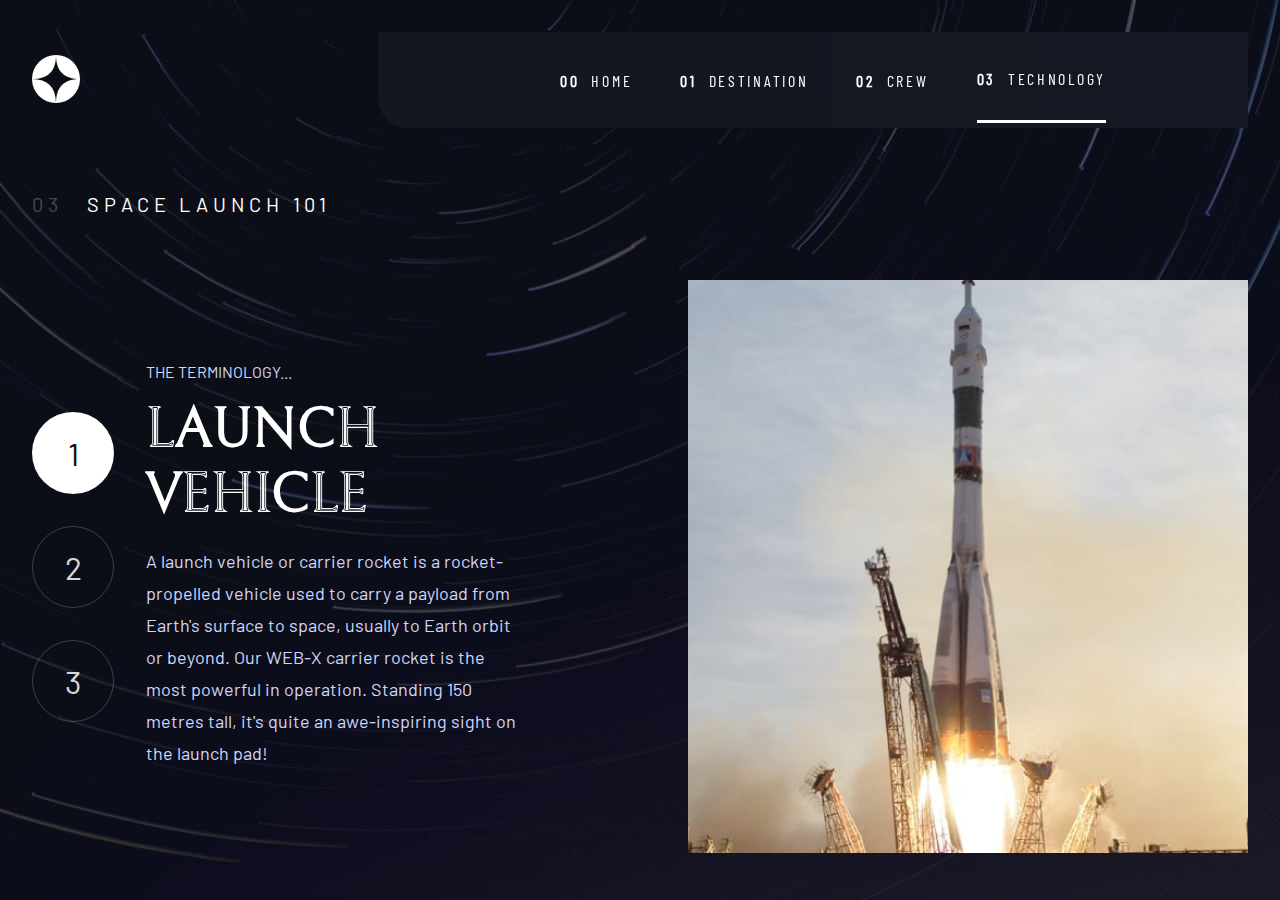
<file: starter-code/technology-vehicle.html>
<!DOCTYPE html>
<html lang="en">
<head>
  <meta charset="UTF-8">
  <meta name="viewport" content="width=device-width, initial-scale=1.0">
  <link rel="icon" type="image/png" sizes="32x32" href="./assets/favicon-32x32.png">
  <link rel="stylesheet" href="./styles/technology.css">
  <link rel="stylesheet" href="./styles/navigation.css">

  <title>Frontend Mentor | Space tourism website</title>
</head>
<body>
  <nav>
    <div class="logo">
      <img src="./assets/shared/logo.svg" alt="logo">
    </div>
    <button class="mobile-nav-toggle" aria-controls="nav-links" aria-expanded="false">
      <img class="menu-icon" src="./assets/shared/icon-hamburger.svg" alt="menu">
      <img class="close-icon" src="./assets/shared/icon-close.svg" alt="close menu">
      <span class="sr-only">Menu</span>
    </button>
    <ul class="nav-links" id="nav-links" data-visible="false">
      <li><a href="index.html"><span>00</span> Home</a></li>
      <li><a href="destination-moon.html"><span>01</span> Destination</a></li>
      <li><a href="crew-pilot.html"><span>02</span> Crew</a></li>
      <li class="active"><a href="#"><span>03</span> Technology</a></li>
    </ul>
  </nav>

  <main>
    <h5 class="page-title"><span>03</span> Space launch 101</h5>
    
    <div class="technology-content">
      <div class="technology-tabs">
        <a href="technology-vehicle.html" class="tab-btn active" data-index="0">1</a>
        <a href="technology-spaceport.html" class="tab-btn" data-index="1">2</a>
        <a href="technology-capsule.html" class="tab-btn" data-index="2">3</a>
      </div>

      <div class="technology-info">
        <p class="terminology">The terminology...</p>
        <h3 class="technology-name">Launch vehicle</h3>
        <p class="technology-description">
          A launch vehicle or carrier rocket is a rocket-propelled vehicle used to carry a 
          payload from Earth's surface to space, usually to Earth orbit or beyond. Our 
          WEB-X carrier rocket is the most powerful in operation. Standing 150 metres tall, 
          it's quite an awe-inspiring sight on the launch pad!
        </p>
      </div>

      <div class="technology-image">
        <img src="./assets/technology/image-launch-vehicle-portrait.jpg" alt="technology image" class="tech-img vehicle">
      </div>
    </div>
  </main>

  <script src="./scripts/toggle.js"></script>

 
</body>
</html>
</file>
<file: starter-code/styles/indexpage.css>
body{
    margin: 0;
    padding: 0;
    box-sizing: border-box;
    min-height: 100vh;
    background: url('../assets/home/background-home-desktop.jpg') no-repeat center center fixed;
    background-size: cover;
    color: #fff;
    font-family: 'Barlow';
}
@font-face {
    font-family: 'Barlow';
    src: url(../font/Barlow/Barlow-Regular.ttf) format('truetype');
}
@font-face {
    font-family: 'Barlow Condensed';
    src: url(../font/Barlow/BarlowCondensed-Regular.ttf) format ('truetype');
}
@font-face {
    font-family: 'Bellefair';
    src: url(../font/Bellefair/Bellefair-Regular.ttf) format('truetype');
}
.main-content{
    display: flex;
    justify-content: center;
    align-items: center;
    margin-top: 120px;
    
}
.first-column{
    
    width: 450px;
    height: 400px;
    align-self: center;
    margin-left: 165px;

}


.section-one{
   
    width: 385px;
    height:34px;
    left: 0.5px;
    font-family: 'Barlow Condensed';
    font-style: normal;
    font-weight: 400;
    font-size: 28px;
    line-height:100%;
    letter-spacing: 4.725px;
    text-transform: uppercase;
    color: #D0D6F9;
}
.section-two{
   
    font-size: 150px;
    height: 172px;
    width: 450px;
    top: 58px;
    font-family: 'Bellefair';
    font-weight: 400;
    text-transform: uppercase;
    margin-bottom: 20px;
    
}
.section-three{
    font-family: 'Barlow';
    font-weight: 400;
    font-size: 18px;
    line-height: 32px;
    width: 444px;
    height: 128px;
    top: 256px;
    color: #D0D6F9;
}
.second-column{
   
    width: 274px;
    height: 274px;
    margin-left: 386px;
    display: flex;
    justify-content: center;
    align-items: center;
    border-radius: 50%;
    background-color: #fff;
    color: black;
    cursor: pointer;
}
.explore-button{
    font-family: 'Bellefair';
    font-weight: 400;
    font-size: 32px;
    line-height: 100%;
    letter-spacing: 2px;
    text-transform: uppercase;
    width: 148px;
}
.second-column:hover{
    box-shadow: 0 0 0 55px rgba(255, 255, 255, 0.25);
}

@media screen and (max-width: 900px) {
    body{
        margin: 0;
        padding: 0;
        box-sizing: border-box;
        background: url('../assets/home/background-home-tablet.jpg')no-repeat center center fixed;
        background-size: cover;
        width: 100%;
        height: 100%;
        color: #fff;
        font-family: 'Barlow';
    }
    .main-content{
        display: flex;
        flex-direction: column;
        justify-content: center;
        align-items: center;
        margin-top: 80px;
    }
    .first-column {
        width: 450px;
        height: 450px;
        align-self: center;
        margin-left: 0;
    }
    .second-column{
        height: 242px;
        width: 242px;
        margin-left: 0;
        margin-bottom: 100px;
    }
    .section-one{
        font-size: 20px;
        letter-spacing: 3.375px;
        text-align: center;
        width: 450px;
    }
    .section-two{
        font-size: 150px;
        width: 450px;
        text-align: center;
    }
    .section-three{
        font-size: 16px;
        line-height: 28px;
        width: 450px;
        text-align: center;
    }
}
@media screen and (max-width: 500px)  {
    body{
        margin: 0;
        padding: 0;
        box-sizing: border-box;
        background: url('..assets/home/background-home-mobile.jpg')no-repeat center center fixed;
        background-size: cover;
        width: 100%;
        height: 100%;
    }
    .main-content{
        display: flex;
        flex-direction: column;
        justify-content: center;
        align-items: center;
        margin-top: 80px;
    }
    .first-column{
        width: 327px;
        height: 327px;
        align-self: center;
        margin-left: 0;
    }
   .second-column{
        height: 150px;
        width: 150px;
        margin-left: 0;
        margin-bottom: 100px;
    }
   .section-one{
        font-size: 16px;
        letter-spacing: 2.7px;
        text-align: center;
        width: 327px;
    }
   .section-two{
        font-size: 80px;
        width: 327px;
        text-align: center;
    }
   .section-three{
        font-size: 15px;
        line-height: 25px;
        width: 327px;   
   }
    
}
</file>
<file: starter-code/styles/navigation.css>
@font-face {
  font-family: 'Barlow Condensed';
  src: url(../font/Barlow_Condensed/BarlowCondensed-Regular.ttf) format('truetype');
}
@font-face {
  font-family: 'Barlow';
  src: url(../font/Barlow/Barlow-Regular.ttf) format('truetype');
}

@font-face {
  font-family: 'Bellefair';
  src: url(../font/Bellefair/Bellefair-Regular.ttf) format('truetype');
}
/* Main navigation tab */
nav {
    display: flex;
    justify-content: space-between;
    align-items: center;
    padding: 2rem;
  }
  
  .logo {
    margin-right: 4rem;
  }
  
  .nav-links {
    display: flex;
    list-style: none;
    overflow: hidden;
    gap: 3rem;
    margin: 0;
    height: 96px;
    background: rgba(255, 255, 255, 0.04);
    backdrop-filter: blur(81.50px);
    width: 830px;
    justify-content: center;
    align-items: center;
    border-radius: 0 0 0 30px;
  }
  
  .nav-links a {
    text-decoration: none;
    color: #fff;
    text-transform: uppercase;
    letter-spacing: 2.7px;
    font-size: 16px;
    padding: 2rem 0;
    position: relative;
    font-family: Barlow Condensed;
    border-bottom: none; 
    text-decoration: none;
    display: flex;
  align-items: center;
  justify-content: center;

  }
  .nav-links span {
    font-weight: 700;
    margin-right: 0.75rem;
  }
  
  .nav-links li.active a::after,
  .nav-links a:hover::after {
    content: '';
    position: absolute;
    bottom: 1.8rem;
    left: 0;
    width: 100%;
    height: 3px;
   
    transition: opacity 0.3s ease;
  }
  
  .nav-links a:hover::after {
    opacity: 0.5;
  }
  
  .nav-links li.active a,
  .nav-links a:hover {
    border-bottom: 3px solid #fff;
  }
  
  .nav-links a:hover {
    border-bottom-color: rgba(255, 255, 255, 0.5);
  }


/* styles for the mobile navigation */

  .mobile-nav-toggle {
    display: none;
    position: fixed;
    right: 1rem;
    top: 1rem;
    z-index: 2000;
    background: transparent;
    border: 0;
    cursor: pointer;
    padding: 0.5rem;
  }
  
  .mobile-nav-toggle .close-icon {
    display: none;
  }
  
  .mobile-nav-toggle[aria-expanded="true"] .close-icon {
    display: block;
  }
  
  .mobile-nav-toggle[aria-expanded="true"] .menu-icon {
    display: none;
  }
  
  .sr-only {
    position: absolute;
    width: 1px;
    height: 1px;
    padding: 0;
    margin: -1px;
    overflow: hidden;
    clip: rect(0, 0, 0, 0);
    white-space: nowrap;
    border: 0;
  }
  /* Page title */
  .page-title {
    font-size: 20px;
    text-transform: uppercase;
    letter-spacing: 4.72px;
    margin: 2rem 0 2rem 2rem;
    font-style: 'barlow Condensed';
    font-weight: 400;

    color: #fff;
   
  
  }
  
  .page-title span {
    color: rgba(255, 255, 255, 0.25);
    margin-right: 1rem;
  }
  
  /* Navigation style for tablet */
  @media screen and(max-width: 900px) {
    nav {
        padding: 0 0 0 2rem;
      }
    
      .logo {
        padding: 1.5rem 0;
        margin-right: 2rem;
      }
    
      .nav-links {
        gap: 2rem;
        padding: 1.5rem;
      }
    
      .nav-links a {
        font-size: 14px;
        letter-spacing: 2.36px;
      }
    
      .nav-links span {
        display: none;
      }
    
      .page-title {
        font-size: 20px;
        letter-spacing: 3.38px;
        margin-left: 2rem;
        margin-bottom: 3rem;
      }
    
      .page-title span {
        margin-right: 0.75rem;
      }
    }
  @media screen and (max-width: 400px) {
    .nav-links {
        padding: 0.5rem 1rem;
        gap: 1.5rem;
      }
    
      .nav-links a {
        font-size: 14px;
        padding: 1rem 0;
      }
  }

  /* ...existing code... */

/* Hide nav-links by default on mobile, show when toggled */
@media screen and (max-width: 575px) {
  .nav-links {
    position: fixed;
    top: 0;
    right: 0;
    height: 100vh;
    width: 70vw;
    max-width: 350px;
    background: rgba(255,255,255,0.04);
    backdrop-filter: blur(40px);
    flex-direction: column;
    align-items: flex-start;
    justify-content: flex-start;
    padding: 4rem 2rem 2rem 2rem;
    gap: 2rem;
    transform: translateX(100%);
    transition: transform 0.3s ease;
    z-index: 1000;
    display: flex;
    border-radius: 0 0 0 30px;
  }

  .nav-links[data-visible="true"] {
    transform: translateX(0);
  }

  .mobile-nav-toggle {
    display: block;
    position: fixed;
    right: 2rem;
    top: 2rem;
    z-index: 2001;
    background: transparent;
    border: none;
    cursor: pointer;
    width: 2.5rem;
    height: 2.5rem;
  }

  .mobile-nav-toggle .close-icon {
    display: none;
  }
  .mobile-nav-toggle[aria-expanded="true"] .close-icon {
    display: block;
  }
  .mobile-nav-toggle[aria-expanded="true"] .menu-icon {
    display: none;
  }

  nav {
    padding: 1rem 1rem 0 1rem;
  }
}

/* Hide nav-links on mobile when not toggled */
@media screen and (max-width: 575px) {
  .nav-links {
    display: flex;
  }
}

/* Hide desktop nav on mobile */
@media screen and (max-width: 575px) {
  .nav-links {
    gap: 2rem;
  }
}

/* ...existing code... */
</file>
<file: starter-code/crew.css>
#icon { 
  display: inline;
  float: left;
  margin-left: 55px;
  padding-top: 20px;
}
/*Line between icon and navbar*/
#line { 
  width: 537px;
  height: 0.99px;
  background-color: rgba(255, 255, 255, 0.225) ;
  margin-left: 140px;
  margin-top: 45px;
  float: left;
  -webkit-mask-image: linear-gradient( to right, black 90%, transparent 100%);
  mask-image: linear-gradient( to right, black 90%, transparent 100%);
  margin-right: auto;
}
/*Navbar links*/
#navbar a { 
  font-family: "Barlow", sans-serif;
  text-decoration: none;
  white-space: nowrap;
  overflow: hidden;
  color: white;
  display: inline;
  text-align: center;
  padding: 29px 15px;
  font-size: 16px;
  letter-spacing: 2px;
}
/*Navbar links hover and active*/
#navbar .active{
  border-bottom: 3px solid rgb(255, 255, 255);
}
#navbar .other:hover { 
  border-bottom: 3px solid rgba(255, 255, 255, 0.342);
}
/*Navbar unordered list*/
#navbar ul { 
  list-style-type: none;
  padding: 30px 0px;
  background-color: rgba(255, 255, 255, 0.068);
  width: 700px;
  float: right;
  backdrop-filter: blur(30px);
  -webkit-mask-image: linear-gradient( to left, black 70%, transparent 100%);
  mask-image: linear-gradient( to left, black 70%, transparent 100%);
}
/*Navbar list items*/
#navbar li { 
  float: right;
  position: relative;
}
/*Navbar text*/
#navbar .text { 
  font-size: 16px;
  display: inline-block;
  font-weight: lighter;
}
/*Number in navbar*/
.number { 
  font-weight: bold;
  font-family: "barlow condensed", sans-serif;
}
/*Navbar text with number*/
.text1, .text4 {  
  font-weight: lighter;
  font-size: 14px;
  letter-spacing: 3px;
  font-family: "barlow condensed", sans-serif;
  font-weight: 200;
  color: white;
}

#navbar2 {
  display: flex;
  justify-content: space-between;
  align-items: center;
  position: relative;
  margin-left: 19px;
  margin-right: 290px;
  padding: 20px 00px;
}
#navbar2 a{
  height: 12px;
  width: 12px;
  background-color: rgba(255, 255, 255, 0.46);
  border-radius: 50%;
}
#navbar2 a:hover {
  background-color: rgba(255, 255, 255, 0.432);
  transition: background-color 0.3s ease-in-out;
}

#navbar2 #active {
  background-color: rgb(255, 255, 255);
}


#body2 {
  background: url(assets/crew/background-crew-desktop.jpg) no-repeat center
    center fixed;
  margin-right: 0px;
  background-size: cover;
  background-position: center;
}

#text { 
  float: left;
  width: 450px;
  margin-left: 170px;
  margin-top: 50px;
}
/*Main title on pages*/
h1 { 
  font-family: "Bellefair", serif;
  font-weight: 400;
  font-size: 50px;
  font-style: normal;
  text-transform: uppercase;
  color: white;
  margin: 0;
}
/*Text after main title on index page*/
h5 {
  font-size: 20px;
  letter-spacing: 4px;
  color: #ffffff;
  font-family: "barlow condensed", sans-serif;
  font-weight: 400;
  text-transform: uppercase;
  margin-left: auto;

}

h3 { 
  font-size: 23px;
  letter-spacing: 2px;
  text-transform: uppercase;
  color: #ffffff6e;
  font-family: "Bellefair", serif;
  font-weight: 300;
  margin-top: 100px;
}

.numbers {
  font-weight: bold;
  font-family: "barlow condensed", sans-serif;
  font-size: 20px;
  color: #ffffff6e;
  margin-right: 10px;
}
/*Text paragraph on index page*/
#p-1 { 
  font-family: "Barlow condensed", sans-serif;
  font-weight: 300;
  font-size: 17px;
  line-height: 27px;
  max-width: 330px;
  color: #d0d6f9;
  margin-bottom: 60px;
}

#image img {
  height: 600px;
  flex: right;
  margin-top: 60px;
  margin-bottom: -25px;
  margin-left: 90px;
}

#image2 img{
  height: 600px;
  flex: right;
  margin-top: 60px;
  margin-bottom: -25px;
  margin-left: 90px;
}

#image3 img{
  height: 600px;
  flex: right;
  margin-top: 60px;
  margin-bottom: -25px;
  margin-left: 90px;
}
#image4 img{
  height: 600px;
  flex: right;
  margin-top: 60px;
  margin-bottom: -25px;
  margin-left: 90px;
}
@media (max-width: 1024px) {
  #body2 {
    background: url(assets/crew/background-crew-tablet.jpg) no-repeat ;
    background-position: center;
    background-size: cover;
    max-width: 1024px;
  }
  
  #line {
    height: 0px;
    margin-left: 50px ;
  }
  #navbar ul {
    width: 500px;
    margin-top: -55px;
    margin-right: 0px;
    backdrop-filter: blur(30px);
    -webkit-mask-image: linear-gradient( to left , black 100%, transparent 100%);
    mask-image: linear-gradient( to left, black 100%, transparent 100%);
  }

  #navbar a{
    padding: 29px 15px;
  }

  #space {
    align-self: center;
    text-align: center;
  }

  h3 {
    margin-left: 0px;
    text-align: center;
  }

  #icon {
    margin-top: -10px;
    margin-left: 6px;
  }
  h5 {
    margin-left: -150px;
    margin-top: 0px;
  }
  p {
    margin-left: 50px;
    align-items: center;
    text-align: center;
  }

  #navbar2 {
    margin-top: -30px;
    margin-left: 130px;
    margin-right: 170px;
  }

  #image img {
    padding-left: 10px;
    margin-left: 200px; ;
    margin-right: 50px;
    margin-top: 20px;
    margin-bottom: -12px;
    height: 500px;
  }
  #image2 img {
    padding-left: 10px;
    margin-left: 120px; ;
    margin-right: 50px;
    margin-top: 20px;
    margin-bottom: -12px;
    height: 500px;
  }
  #image3 img {
    padding-left: 10px;
    margin-left: 140px; ;
    margin-right: 50px;
    margin-top: 20px;
    margin-bottom: -12px;
    height: 500px;
  }
  #image4 img {
    padding-left: 10px;
    margin-left: 160px; ;
    margin-right: 50px;
    margin-top: 20px;
    margin-bottom: -12px;
    height: 500px;
  }
}
</file>
<file: starter-code/styles/destination.css>
@font-face{
    font-family: 'Barlow';
    src: url(../font/Barlow/Barlow-Regular.ttf) format('truetype');
}
@font-face{
    font-family: 'Barlow Condensed';
    src:url(../font/Barlow_Condensed/BarlowCondensed-Regular.ttf) format('truetype');
}
@font-face{
    font-family:'Bellefair';
    src:url(../font/Bellefair/Bellefair-Regular.ttf) format('truetype');
}
body {
    margin: 0;
    padding: 0;
    min-height: 100vh;
    background: url('../assets/destination/background-destination-desktop.jpg') no-repeat center center fixed;
    background-size: cover;
    color: #fff;
    font-family: 'Barlow';
  }
.container{
  width: 100%;
 display: flex;
 margin-top: 2rem;
 justify-content: center;
}


 /* Image styling */ 

.destination-image{
   width:70%;
   height: auto;
   justify-content: center;
   display: flex;
}
/* Main Text styling */

.destination-container{
    gap: 2rem;
    padding: 2rem;
    align-items: center;
    width: 50%;
  
  }
.destination-tab{ 
    display: flex;
    justify-content: left;
}

.destination-list{
    list-style: none;
    display: flex;
    gap: 2rem;
    padding: 0;
    margin: 0;
} 
.destination-list li{
  font-size: 16px;
  font-family: 'Barlow Condensed';
  letter-spacing: 2.7px;
  text-transform: uppercase;
}
.destination-list li a{
  color: #fff;
  text-decoration: none;
  padding: 0.5rem;
  padding-bottom: 1rem;
  width: 100%;
 
}
.destination-list li a:hover{
  border-bottom: 1px solid #fff;
  transition: border-bottom 0.3s;
  overflow: hidden;
 
}
.destination-list li a.active{
  border-bottom: 1px solid #fff;
}
.destination-title{
    font-size: 100px;
    font-family: bellefair;
    font-weight: 400;
    margin:auto;
    margin-top: 2rem;
    margin-bottom: 1rem;
    text-transform: uppercase;
}
.destination-description{
    font-size: 16px;
    font-family: Barlow;
    font-weight: 400;
    width: 70%;
    line-height: 32px;
    letter-spacing: 0.25px;
    margin-bottom: 2rem;
}
hr{
    border: 1px solid #383B4B;
    width: 80%;
    margin: 0;
}
.destination-distance{
    display: flex;
    justify-content: space-between;
    width: 80%;
    margin-top: 2rem;
}
.distance-title{
    font-size: 14px;
    font-family: Barlow Condensed;
    font-weight: 400;
    letter-spacing: 2.36px;
    text-transform: uppercase;
    margin-bottom: 1rem;
}
.distance-value{
    font-size:28px;
    font-family: Bellefair;
    font-weight: 400;
    letter-spacing: 0.25px;
    text-transform: uppercase;
}

/* Tablet styling */

@media(max-width: 900px){
   body{
    background: url('../assets/destination/background-destination-tablet.jpg') no-repeat center center fixed;
    background-size: cover;
   }
  .container{
    display: block;
    text-align: center;
  }
  .destination-image{
    width: 100%;
    margin-top: 2rem;
    align-self: center;
    
  }
  .destination-container{
    width: 100%;
    margin-top: 2rem;
  }
  .destination-tab{
    justify-content: center;
    margin-right: 30px;
  }
  
  .destination-title{
    font-size: 80px;
    margin-right: 30px;
    
  } 
 .destination-description{
    width: 90%;
    align-items: center;
    margin-top: 2rem;
    margin-bottom: 2rem;
  }
hr{
    display: hidden;
    display: none;
  }
.destination-distance{
    display: flex;
    justify-content: space-around;
    width: 100%;
    margin-top: 2rem;
  }
  
  
}
</file>
<file: starter-code/styles/technology.css>
@font-face {
  font-family: 'Barlow Condensed';
  src: url(../font/Barlow_Condensed/BarlowCondensed-Regular.ttf) format('truetype');
}
@font-face {
  font-family: 'Barlow';
  src: url(../font/Barlow/Barlow-Regular.ttf) format('truetype');
}

@font-face {
  font-family: 'Bellefair';
  src: url(../font/Bellefair/Bellefair-Regular.ttf) format('truetype');
}
body {
  margin: 0;
  padding: 0;
  min-height: 100vh;
  background: url('../assets/technology/background-technology-desktop.jpg') no-repeat center center fixed;
  background-size: cover;
  color: #fff;
  font-family: 'Barlow';
}

.technology-content {
  display: grid;
  grid-template-columns: auto 1fr 1fr;
  gap: 2rem;
  padding: 2rem;
  align-items: center;
}

.technology-tabs {
  display: flex;
  flex-direction: column;
  gap: 2rem;
}

.tab-btn {
  width: 80px;
  height: 80px;
  border-radius: 50%;
  border: 1px solid rgba(255, 255, 255, 0.2);
  background: transparent;
  color: #ebebebe9;
  font-size: 32px;
  cursor: pointer;
  transition: all 0.3s ease;
}

 a{
  text-decoration: none;
  display: flex;
  align-items: center;
  justify-content: center;
}

.tab-btn.active {
  background: #fff;
  color: #0B0D17;
}
.tab-btn:hover {
  border-color: #eaeaea;
}

.technology-info{
  max-width: 470px;
}

.terminology {
  font-size: 16px;
  text-transform: uppercase;
  color: #D0D6F9;
  margin-bottom: 1rem;
}

.technology-name {
  font-size: 56px;
  text-transform: uppercase;
  margin: 0 0 1rem 0;
  font-family: 'Bellefair' , serif;
  letter-spacing: 0px;
}

.technology-description {
  font-size: 18px;
  line-height: 32px;
  color: #D0D6F9;
}
.technology-image{
  width: 700px;
}
.technology-image img {
  width: 80%;
  height: auto;
float: right;
margin-left: auto;
}

.page-title {
  font-size: 28px;
  text-transform: uppercase;
  letter-spacing: 4.72px;
  margin: 2rem 0 2rem 2rem;
  font-style: 'barlow Condensed';
  font-weight: 400;
  letter-spacing: 4.72px;
  color: #fff;
 

}

.page-title span {
  color: rgba(255, 255, 255, 0.25);
  margin-right: 1rem;
}





/* Add these media queries at the end of your CSS file */

/* Tablet Styles (900px and below) */
/* Update the tablet media query */
@media screen and (max-width: 900px) {
  /* Existing tablet styles */
  body {
    background: url('../assets/technology/background-technology-tablet.jpg') no-repeat center center fixed;
    background-size: cover;
  }

  .technology-content {
    grid-template-columns: 1fr;
    gap: 1rem;
    padding: 1rem;
    text-align: center;
  }

  .technology-tabs {
    flex-direction: row;
    justify-content: center;
    gap: 1rem;
    margin: 2rem 0;
  }

  .tab-btn {
    width: 60px;
    height: 60px;
    font-size: 24px;
  }

  .technology-info {
    max-width: 100%;
    padding: 0 2rem;
  }

  .technology-name {
    font-size: 40px;
  }

  .technology-description {
    font-size: 16px;
    max-width: 600px;
    margin: 0 auto;
  }

  .technology-image {
    order: -1;
    width: 600px;
    align-items: center;
    justify-content: center;
    margin: 0 auto;
  }

  .technology-image img {
    width: 100%;
    height: auto;
  }
}
/* Mobile Styles (575px and below) */
@media screen and (max-width: 575px) {
  body {
    background: url('../assets/technology/background-technology-mobile.jpg') no-repeat center center fixed;
    background-size: cover;
  }

  .page-title {
    font-size: 20px;
    margin: 1rem;
  }

  .tab-btn {
    width: 40px;
    height: 40px;
    font-size: 16px;
  }

  .technology-info {
    padding: 0 1rem;
  }

  .terminology {
    font-size: 14px;
  }

  .technology-name {
    font-size: 32px;
  }

  .technology-description {
    font-size: 15px;
    line-height: 1.6;
  }

  /* Adjust navigation for mobile */
  
}

/* Add this to handle the image switch between portrait and landscape */
@media screen and (max-width: 768px) {
  .tech-img.vehicle[src*="portrait"] {
    content: url('../assets/technology/image-launch-vehicle-landscape.jpg');
  }
  .tech-img.capsule[src*="portrait"] {
    content: url('../assets/technology/image-space-capsule-landscape.jpg');
  }
  .tech-img.spaceport[src*="portrait"] {
    content: url('../assets/technology/image-spaceport-landscape.jpg');
  }
  .technology-image{
    width: fit-content;
  }
}




/* Update the mobile media query */
</file>
